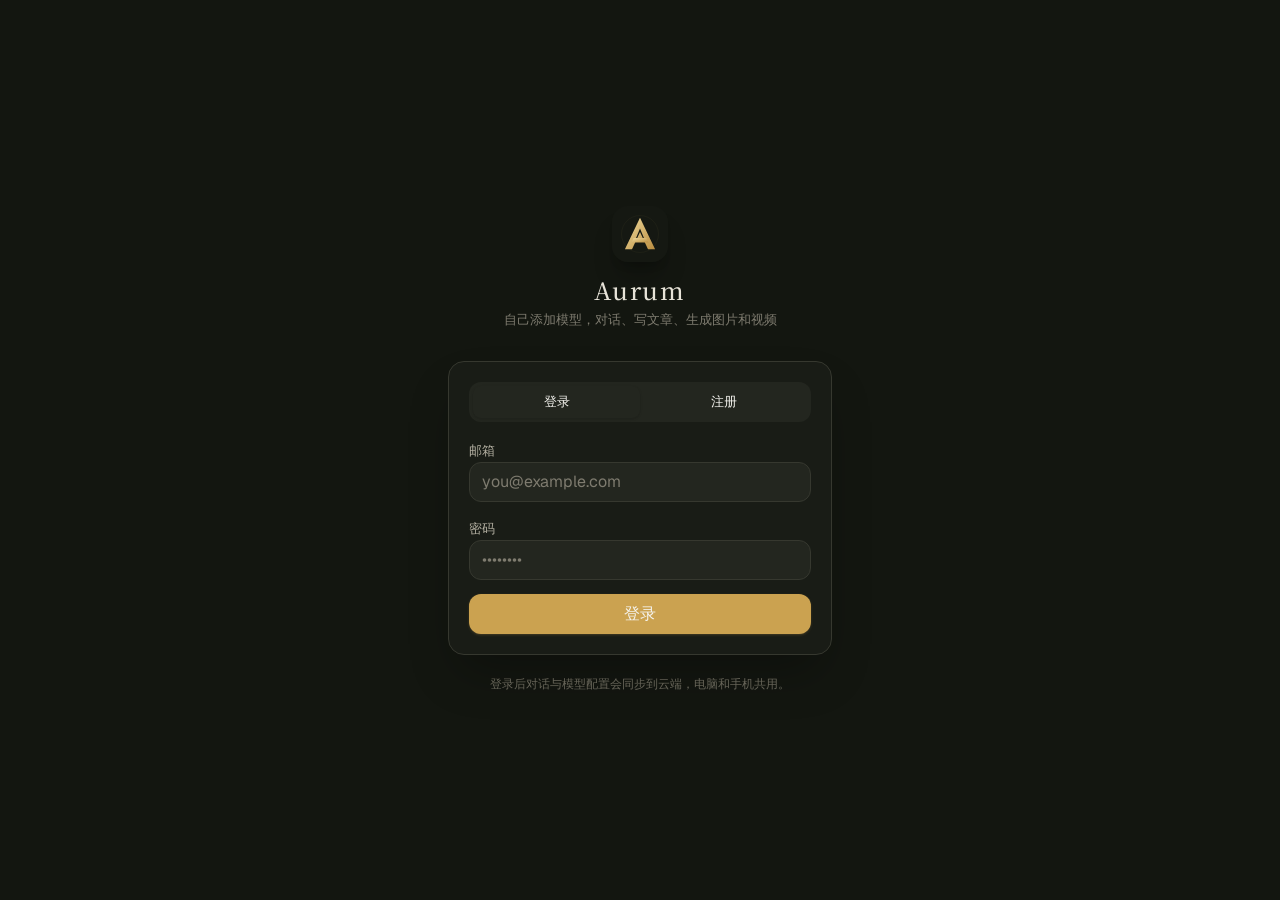
<file: index.html>
<!doctype html>
<html lang="zh-CN" data-theme="aurum">
  <head>
    <meta charset="UTF-8" />
    <link rel="icon" type="image/svg+xml" href="/icon.svg" />
    <meta
      name="viewport"
      content="width=device-width, initial-scale=1.0, viewport-fit=cover, interactive-widget=resizes-content"
    />
    <meta name="theme-color" content="#131610" />
    <meta name="apple-mobile-web-app-capable" content="yes" />
    <meta name="apple-mobile-web-app-status-bar-style" content="black-translucent" />
    <meta name="apple-mobile-web-app-title" content="Aurum" />
    <link rel="apple-touch-icon" href="/icons/apple-touch-icon.png" />
    <link rel="stylesheet" href="/fonts/noto-serif/serif.css" />
    <title>Aurum</title>
    <script>
      try {
        const theme = localStorage.getItem('aurum-color-theme')
        if (theme === 'aurum' || theme === 'porcelain' || theme === 'forest') {
          document.documentElement.dataset.theme = theme
          const colors = { aurum: '#131610', porcelain: '#f4f1e8', forest: '#111a14' }
          document.documentElement.style.setProperty('--boot-background', colors[theme])
        }
      } catch {}
    </script>
    <style>html,body{background:var(--boot-background,#131610);margin:0}</style>
    <script type="module" crossorigin src="/assets/index-DPbpkLbR.js"></script>
    <link rel="stylesheet" crossorigin href="/assets/index-DyUoTgA-.css">
  <link rel="manifest" href="/manifest.webmanifest"></head>
  <body>
    <div id="root"></div>
  </body>
</html>
</file>
<file: fonts/noto-serif/serif.css>
/* 欢迎页标题子集：9 个分片 */
@font-face {
  font-family: 'Noto Serif SC Variable';
  font-style: normal;
  font-display: swap;
  font-weight: 200 900;
  src: url(./noto-serif-sc-81-wght-normal.woff2) format('woff2-variations');
  unicode-range: U+5289,U+528b,U+528d,U+528f,U+5291-5293,U+529a,U+52a2,U+52a6-52a7,U+52ac-52ad,U+52af,U+52b4-52b5,U+52b9,U+52bb-52bc,U+52be,U+52c1,U+52c5,U+52ca,U+52cd,U+52d0,U+52d6-52d7,U+52d9,U+52db,U+52dd-52de,U+52e0,U+52e2-52e3,U+52e5,U+52e7-52f0,U+52f2-52f3,U+52f5-52f9,U+52fb-52fc,U+5302,U+5304,U+530b,U+530d,U+530f-5310,U+5315,U+531a,U+531c-531d,U+5321,U+5323,U+5326,U+532e-5331,U+5338,U+533c-533e,U+5344-5345,U+534b-534d,U+5350,U+5354,U+5358,U+535d-535f,U+5363,U+5368-5369,U+536c,U+536e-536f,U+5372,U+5379-537b,U+537d,U+538d-538e,U+5390,U+5393-5394,U+5396,U+539b-539d,U+53a0-53a1,U+53a3-53a5,U+53a9,U+53ad-53ae,U+53b0,U+53b2-53b3,U+53b5-53b8,U+53bc,U+53be,U+53c1,U+53c3-53c7,U+53ce-53cf,U+53d2-53d3,U+53d5,U+53da,U+53de-53df,U+53e1-53e2;
}

@font-face {
  font-family: 'Noto Serif SC Variable';
  font-style: normal;
  font-display: swap;
  font-weight: 200 900;
  src: url(./noto-serif-sc-109-wght-normal.woff2) format('woff2-variations');
  unicode-range: U+a5,U+2192,U+2605,U+4e11,U+4e22,U+4e32,U+4f0d,U+4f0f,U+4f69,U+4ff1,U+50b2,U+5154,U+51dd,U+51f0,U+5211,U+5269,U+533f,U+5366-5367,U+5389,U+5413,U+5440,U+5446,U+5561,U+574a,U+5751,U+57ab,U+5806,U+5821,U+582a,U+58f3,U+5938,U+5948,U+5978,U+59d1,U+5a03,U+5a07,U+5ac1,U+5acc,U+5ae9,U+5bb4,U+5bc4,U+5c3f,U+5e3d,U+5e7d,U+5f92,U+5faa,U+5fe0,U+5ffd,U+6016,U+60a0,U+60dc,U+60e8,U+614e,U+6212,U+6284,U+62c6,U+62d3-62d4,U+63f4,U+642c,U+6478,U+6491-6492,U+64e6,U+6591,U+65a4,U+664b,U+6735,U+6746,U+67f1,U+67f3,U+6842,U+68af,U+68c9,U+68cb,U+6a31,U+6b3a,U+6bc1,U+6c0f,U+6c27,U+6c57,U+6cc4,U+6ce5,U+6d2a,U+6d66,U+6d69,U+6daf,U+6e58,U+6ecb,U+6ef4,U+707e,U+7092,U+70ab,U+71d5,U+7275,U+7384,U+73b2,U+7434,U+74e6,U+74f7,U+75bc,U+76c8,U+76d0,U+7709,U+77ac,U+7855,U+78a7,U+78c1,U+7a77,U+7b79,U+7c92,U+7cae,U+7cd5,U+7ea4,U+7eb5,U+7ebd,U+7f5a,U+7fd4,U+7ffc,U+8083,U+8096,U+80a0,U+80d6,U+80de,U+8102,U+8109,U+810f,U+8179,U+8292,U+82b3,U+8352,U+8361,U+83cc,U+841d,U+8461,U+8482,U+8521,U+857e,U+85aa,U+866b,U+8776,U+8896,U+889c,U+88f8,U+8a9e,U+8bc8,U+8bf8,U+8c0b,U+8c28,U+8d2b,U+8d2f,U+8d37,U+8d3a,U+8d54,U+8dc3,U+8dcc,U+8df5,U+8e0f,U+8e48,U+8f86,U+8f88,U+8f9e,U+8fc1,U+8fc8,U+8feb,U+9065,U+90a6,U+90aa,U+90bb,U+90c1,U+94dc,U+9521,U+9676,U+96d5,U+970d,U+9897,U+997c,U+9a70,U+9a76,U+9a9a,U+9ad4,U+9e23,U+9e7f,U+9f3b,U+e675,U+e6b9,U+ffe5;
}

@font-face {
  font-family: 'Noto Serif SC Variable';
  font-style: normal;
  font-display: swap;
  font-weight: 200 900;
  src: url(./noto-serif-sc-112-wght-normal.woff2) format('woff2-variations');
  unicode-range: U+23,U+3d,U+4e01,U+4e39,U+4e73,U+4ecd,U+4ed9,U+4eea,U+4f0a,U+4f1f,U+4f5b,U+4fa0,U+4fc3,U+501f,U+50a8,U+515a,U+5175,U+51a0,U+51c0,U+51e1,U+51e4,U+5200,U+520a,U+5224,U+523a,U+52aa,U+52b1,U+52b3,U+5348,U+5353,U+5360,U+5371,U+5377,U+539a,U+541b,U+5434,U+547c,U+54e6,U+5510,U+5531,U+5609,U+56f0,U+56fa,U+5733,U+574f,U+5851,U+5854,U+5899,U+58c1,U+592e,U+5939,U+5976,U+5986,U+59bb,U+5a18,U+5a74,U+5b59,U+5b87,U+5b97,U+5ba0,U+5bab,U+5bbd-5bbe,U+5bf8,U+5c0a,U+5c3a,U+5c4a,U+5e16,U+5e1d,U+5e2d,U+5e8a,U+6015,U+602a,U+6050,U+6069,U+6162,U+61c2,U+6293,U+6297,U+62b1,U+62bd,U+62df,U+62fc,U+6302,U+635f,U+638c,U+63ed,U+6458,U+6469,U+6563,U+6620,U+6653,U+6696-6697,U+66dd,U+675f,U+676f-6770,U+67d0,U+67d3,U+684c,U+6865,U+6885,U+68b0,U+68ee,U+690d,U+6b23,U+6b32,U+6bd5,U+6c89,U+6d01,U+6d25,U+6d89,U+6da6,U+6db2,U+6df7,U+6ed1,U+6f02,U+70c8,U+70df,U+70e7,U+7126,U+7236,U+7259,U+731c,U+745e,U+74e3,U+751a,U+751c,U+7532,U+7545,U+75db,U+7761,U+7a0d,U+7b51,U+7ca4,U+7cd6,U+7d2b,U+7ea0,U+7eb9,U+7ed8,U+7f18,U+7f29,U+8033,U+804a,U+80a4-80a5,U+80e1,U+817f,U+829d,U+82e6,U+8336,U+840c,U+8499,U+864e,U+8651,U+865a,U+88ad,U+89e6,U+8bd7,U+8bfa,U+8c37,U+8d25,U+8d38,U+8ddd,U+8fea,U+9010,U+9012,U+906d,U+907f-9080,U+90d1,U+9177,U+91ca,U+94fa,U+9501,U+9634-9635,U+9694,U+9707,U+9738,U+9769,U+9a7b,U+9a97,U+9aa8,U+9b3c,U+9c81,U+9ed8;
}

@font-face {
  font-family: 'Noto Serif SC Variable';
  font-style: normal;
  font-display: swap;
  font-weight: 200 900;
  src: url(./noto-serif-sc-114-wght-normal.woff2) format('woff2-variations');
  unicode-range: U+7e,U+2026,U+4e03,U+4e25,U+4e30,U+4e34,U+4e45,U+4e5d,U+4e89,U+4eae,U+4ed8,U+4f11,U+4f19,U+4f24,U+4f34,U+4f59,U+4f73,U+4f9d,U+4fb5,U+5047,U+505c,U+5170,U+519c,U+51cf,U+5267,U+5356,U+5374,U+5382,U+538b,U+53e6,U+5426,U+542b,U+542f,U+5462,U+5473,U+554a,U+5566,U+5708,U+571f,U+5757,U+57df,U+57f9,U+5802,U+590f,U+591c,U+591f,U+592b,U+5965,U+5979,U+5a01,U+5a5a,U+5b63,U+5b69,U+5b81,U+5ba1,U+5ba3,U+5c3c,U+5c42,U+5c81,U+5de7,U+5dee,U+5e0c,U+5e10,U+5e55,U+5e86,U+5e8f,U+5ea7,U+5f02,U+5f52,U+5f81,U+5ff5,U+60ca,U+60e0,U+6279,U+62c5,U+62ff,U+63cf,U+6444,U+64cd,U+653b,U+65bd,U+65e9,U+665a,U+66b4,U+66fe,U+6728,U+6742,U+677e,U+67b6,U+680f,U+68a6,U+68c0,U+699c,U+6b4c,U+6b66,U+6b7b,U+6bcd,U+6bdb,U+6c38,U+6c47,U+6c49,U+6cb3,U+6cb9,U+6ce2,U+6d32,U+6d3e,U+6d4f,U+6e56,U+6fc0,U+7075,U+7206,U+725b,U+72c2,U+73ed,U+7565,U+7591,U+7597,U+75c5,U+76ae,U+76d1,U+76df,U+7834,U+7968,U+7981,U+79c0,U+7a7f,U+7a81,U+7ae5,U+7b14,U+7c89,U+7d27,U+7eaf,U+7eb3,U+7eb8,U+7ec7,U+7ee7,U+7eff,U+7f57,U+7ffb,U+805a,U+80a1,U+822c,U+82cf,U+82e5,U+8363,U+836f,U+84dd,U+878d,U+8840,U+8857,U+8863,U+8865,U+8b66,U+8bb2,U+8bda,U+8c01,U+8c08,U+8c46,U+8d1f,U+8d35,U+8d5b,U+8d5e,U+8da3,U+8ddf,U+8f93,U+8fdd,U+8ff0,U+8ff7,U+8ffd,U+9000,U+9047,U+9152,U+949f,U+94c1,U+94f6,U+9646,U+9648,U+9669,U+969c,U+96ea,U+97e9,U+987b,U+987e,U+989d,U+9970,U+9986,U+9c7c,U+9c9c;
}

@font-face {
  font-family: 'Noto Serif SC Variable';
  font-style: normal;
  font-display: swap;
  font-weight: 200 900;
  src: url(./noto-serif-sc-115-wght-normal.woff2) format('woff2-variations');
  unicode-range: U+25,U+4e14,U+4e1d,U+4e3d,U+4e49,U+4e60,U+4e9a,U+4eb2,U+4ec5,U+4efd,U+4f3c,U+4f4f,U+4f8b,U+4fbf,U+5019,U+5145,U+514b,U+516b,U+516d,U+5174,U+5178,U+517b,U+5199,U+519b,U+51b3,U+51b5,U+5207,U+5212,U+5219,U+521d,U+52bf,U+533b,U+5343,U+5347,U+534a,U+536b,U+5370,U+53e4,U+53f2,U+5403,U+542c,U+547d,U+54a8,U+54cd,U+54ea,U+552e,U+56f4,U+5747,U+575b,U+5883,U+589e,U+5931,U+5947,U+5956-5957,U+5a92,U+5b83,U+5ba4,U+5bb3,U+5bcc,U+5c14,U+5c1a,U+5c3d,U+5c40,U+5c45,U+5c5e,U+5df4,U+5e72,U+5e95,U+5f80,U+5f85,U+5fb7,U+5fd7,U+601d,U+626b,U+627f,U+62c9,U+62cd,U+6309,U+63a7,U+6545,U+65ad,U+65af,U+65c5,U+666e,U+667a,U+670b,U+671b,U+674e,U+677f,U+6781,U+6790,U+6797,U+6821,U+6838-6839,U+697c,U+6b27,U+6b62,U+6bb5,U+6c7d,U+6c99,U+6d4b,U+6d4e,U+6d6a,U+6e29,U+6e2f,U+6ee1,U+6f14,U+6f2b,U+72b6,U+72ec,U+7387,U+7533,U+753b,U+76ca,U+76d8,U+7701,U+773c,U+77ed,U+77f3,U+7814,U+793c,U+79bb,U+79c1,U+79d8,U+79ef,U+79fb,U+7a76,U+7b11,U+7b54,U+7b56,U+7b97,U+7bc7,U+7c73,U+7d20,U+7eaa,U+7ec8,U+7edd,U+7eed,U+7efc,U+7fa4,U+804c,U+8058,U+80cc,U+8111,U+817e,U+826f,U+8303,U+843d,U+89c9,U+89d2,U+8ba2,U+8bbf,U+8bc9,U+8bcd,U+8be6,U+8c22,U+8c61,U+8d22,U+8d26-8d27,U+8d8a,U+8f6f,U+8f7b,U+8f83,U+8f91,U+8fb9,U+8fd4,U+8fdc,U+9002,U+94b1,U+9519,U+95ed,U+961f,U+9632-9633,U+963f,U+968f-9690,U+96be,U+9876,U+9884,U+98de,U+9988,U+9999,U+9ec4,U+ff1b;
}

@font-face {
  font-family: 'Noto Serif SC Variable';
  font-style: normal;
  font-display: swap;
  font-weight: 200 900;
  src: url(./noto-serif-sc-116-wght-normal.woff2) format('woff2-variations');
  unicode-range: U+2b,U+40,U+3000,U+300a-300b,U+4e16,U+4e66,U+4e70,U+4e91-4e92,U+4e94,U+4e9b,U+4ec0,U+4eca,U+4f01,U+4f17-4f18,U+4f46,U+4f4e,U+4f9b,U+4fee,U+503c,U+5065,U+50cf,U+513f,U+5148,U+518d,U+51c6,U+51e0,U+5217,U+529e-529f,U+5341,U+534f,U+5361,U+5386,U+53c2,U+53c8,U+53cc,U+53d7-53d8,U+53ea,U+5404,U+5411,U+5417,U+5427,U+5468,U+559c,U+5668,U+56e0,U+56e2,U+56ed,U+5740,U+57fa,U+58eb,U+5904,U+592a,U+59cb,U+5a31,U+5b58,U+5b9d,U+5bc6,U+5c71,U+5dde,U+5df1,U+5e08,U+5e26,U+5e2e,U+5e93,U+5e97,U+5eb7,U+5f15,U+5f20,U+5f3a,U+5f62,U+5f69,U+5f88,U+5f8b,U+5fc5,U+600e,U+620f,U+6218,U+623f,U+627e,U+628a,U+62a4,U+62db,U+62e9,U+6307,U+6362,U+636e,U+64ad,U+6539,U+653f,U+6548,U+6574,U+6613,U+6625,U+663e,U+666f,U+672a,U+6750,U+6784,U+6a21,U+6b3e,U+6b65,U+6bcf,U+6c11,U+6c5f,U+6df1,U+706b,U+7167,U+724c,U+738b,U+73a9,U+73af,U+7403,U+7537,U+754c,U+7559,U+767d,U+7740,U+786e,U+795e,U+798f,U+79f0,U+7aef,U+7b7e,U+7bb1,U+7ea2,U+7ea6,U+7ec4,U+7ec6,U+7ecd,U+7edc,U+7ef4,U+8003,U+80b2,U+81f3-81f4,U+822a,U+827a,U+82f1,U+83b7,U+8425,U+89c2,U+89c8,U+8ba9,U+8bb8,U+8bc6,U+8bd5,U+8be2,U+8be5,U+8bed,U+8c03,U+8d23,U+8d2d,U+8d34,U+8d70,U+8db3,U+8fbe,U+8fce,U+8fd1,U+8fde,U+9001,U+901f-9020,U+90a3,U+914d,U+91c7,U+94fe,U+9500,U+952e,U+9605,U+9645,U+9662,U+9664,U+9700,U+9752,U+975e,U+97f3,U+9879,U+9886,U+98df,U+9a6c,U+9a8c,U+9ed1,U+9f99;
}

@font-face {
  font-family: 'Noto Serif SC Variable';
  font-style: normal;
  font-display: swap;
  font-weight: 200 900;
  src: url(./noto-serif-sc-117-wght-normal.woff2) format('woff2-variations');
  unicode-range: U+4e,U+201c-201d,U+3010-3011,U+4e07,U+4e1c,U+4e24,U+4e3e,U+4e48,U+4e50,U+4e5f,U+4e8b-4e8c,U+4ea4,U+4eab-4eac,U+4ecb,U+4ece,U+4ed6,U+4ee3,U+4ef6-4ef7,U+4efb,U+4f20,U+4f55,U+4f7f,U+4fdd,U+505a,U+5143,U+5149,U+514d,U+5171,U+5177,U+518c,U+51fb,U+521b,U+5229,U+522b,U+52a9,U+5305,U+5317,U+534e,U+5355,U+5357,U+535a,U+5373,U+539f,U+53bb,U+53ca,U+53cd,U+53d6,U+53e3,U+53f0,U+5458,U+5546,U+56db,U+573a,U+578b,U+57ce,U+58f0,U+590d,U+5934,U+5973,U+5b57,U+5b8c,U+5b98,U+5bb9,U+5bfc,U+5c06,U+5c11,U+5c31,U+5c55,U+5df2,U+5e03,U+5e38,U+5e76,U+5e94,U+5efa,U+5f71,U+5f97,U+5feb,U+6001,U+603b,U+60f3,U+611f,U+6216,U+624d,U+6253,U+6295,U+6301,U+6392,U+641c,U+652f,U+653e,U+6559,U+6599,U+661f,U+671f,U+672f,U+6761,U+67e5,U+6807,U+6837,U+683c,U+6848,U+6b22,U+6b64,U+6bd4,U+6c14,U+6c34,U+6c42,U+6ca1,U+6d41,U+6d77,U+6d88,U+6e05,U+6e38,U+6e90,U+7136,U+7231,U+7531,U+767e,U+76ee,U+76f4,U+771f,U+7801,U+793a,U+79cd,U+7a0b,U+7a7a,U+7acb,U+7ae0,U+7b2c,U+7b80,U+7ba1,U+7cbe,U+7d22,U+7ea7,U+7ed3,U+7ed9,U+7edf,U+7f16,U+7f6e,U+8001,U+800c,U+8272,U+8282,U+82b1,U+8350,U+88ab,U+88c5,U+897f,U+89c1,U+89c4,U+89e3,U+8a00,U+8ba1,U+8ba4,U+8bae-8bb0,U+8bbe,U+8bc1,U+8bc4,U+8bfb,U+8d28,U+8d39,U+8d77,U+8d85,U+8def,U+8eab,U+8f66,U+8f6c,U+8f7d,U+8fd0,U+9009,U+90ae,U+90fd,U+91cc-91cd,U+91cf,U+95fb,U+9650,U+96c6,U+9891,U+98ce,U+ff1f;
}

@font-face {
  font-family: 'Noto Serif SC Variable';
  font-style: normal;
  font-display: swap;
  font-weight: 200 900;
  src: url(./noto-serif-sc-118-wght-normal.woff2) format('woff2-variations');
  unicode-range: U+d,U+3e,U+5f,U+7c,U+a0,U+a9,U+4e09-4e0b,U+4e0d-4e0e,U+4e13,U+4e1a,U+4e2a,U+4e3a-4e3b,U+4e4b,U+4e86,U+4e8e,U+4ea7,U+4eba,U+4ee4-4ee5,U+4eec,U+4f1a,U+4f4d,U+4f53,U+4f5c,U+4f60,U+4fe1,U+5165,U+5168,U+516c,U+5173,U+5176,U+5185,U+51fa,U+5206,U+5230,U+5236,U+524d,U+529b,U+52a0-52a1,U+52a8,U+5316,U+533a,U+53cb,U+53d1,U+53ef,U+53f7-53f8,U+5408,U+540c-540e,U+544a,U+548c,U+54c1,U+56de,U+56fd-56fe,U+5728,U+5730,U+5907,U+5916,U+591a,U+5927,U+5929,U+597d,U+5982,U+5b50,U+5b66,U+5b89,U+5b9a,U+5b9e,U+5ba2,U+5bb6,U+5bf9,U+5c0f,U+5de5,U+5e02,U+5e73-5e74,U+5e7f,U+5ea6,U+5f00,U+5f0f,U+5f53,U+5f55,U+5fae,U+5fc3,U+6027,U+606f,U+60a8,U+60c5,U+610f,U+6210-6211,U+6237,U+6240,U+624b,U+6280,U+62a5,U+63a5,U+63a8,U+63d0,U+6536,U+6570,U+6587,U+65b9,U+65e0,U+65f6,U+660e,U+662d,U+662f,U+66f4,U+6700,U+670d,U+672c,U+673a,U+6743,U+6765,U+679c,U+682a,U+6b21,U+6b63,U+6cbb,U+6cd5,U+6ce8,U+6d3b,U+70ed,U+7247-7248,U+7269,U+7279,U+73b0,U+7406,U+751f,U+7528,U+7535,U+767b,U+76f8,U+770b,U+77e5,U+793e,U+79d1,U+7ad9,U+7b49,U+7c7b,U+7cfb,U+7ebf,U+7ecf,U+7f8e,U+8005,U+8054,U+80fd,U+81ea,U+85cf,U+884c,U+8868,U+8981,U+89c6,U+8bba,U+8bdd,U+8bf4,U+8bf7,U+8d44,U+8fc7,U+8fd8-8fd9,U+8fdb,U+901a,U+9053,U+90e8,U+91d1,U+957f,U+95e8,U+95ee,U+95f4,U+9762,U+9875,U+9898,U+9996,U+9ad8,U+ff01,U+ff08-ff09;
}

@font-face {
  font-family: 'Noto Serif SC Variable';
  font-style: normal;
  font-display: swap;
  font-weight: 200 900;
  src: url(./noto-serif-sc-119-wght-normal.woff2) format('woff2-variations');
  unicode-range: U+20-22,U+27-2a,U+2c-3b,U+3f,U+41-4d,U+4f-5d,U+61-7b,U+7d,U+ab,U+ae,U+b2,U+b7,U+bb,U+df-e5,U+e7-ea,U+ec-ed,U+f1-f4,U+f6,U+f9-fa,U+fc,U+101,U+103,U+113,U+12b,U+148,U+14d,U+16b,U+1ce,U+1d0,U+300-301,U+1ebf,U+1ec7,U+2013-2014,U+2022,U+2027,U+2039-203a,U+2122,U+3001-3002,U+3042,U+3044,U+3046,U+3048,U+304a-3055,U+3057,U+3059-305b,U+305d,U+305f-3061,U+3063-306b,U+306d-3073,U+3075-3076,U+3078-3079,U+307b,U+307e-307f,U+3081-308d,U+308f,U+3092-3093,U+30a1-30a4,U+30a6-30bb,U+30bd,U+30bf-30c1,U+30c3-30c4,U+30c6-30cb,U+30cd-30d7,U+30d9-30e1,U+30e3-30e7,U+30e9-30ed,U+30ef,U+30f3,U+30fb-30fc,U+3127,U+4e00,U+4e2d,U+65b0,U+65e5,U+6708-6709,U+70b9,U+7684,U+7f51,U+ff0c,U+ff0e,U+ff1a;
}
</file>
<file: assets/index-DyUoTgA-.css>
@font-face{font-family:Geist Variable;font-style:normal;font-display:swap;font-weight:100 900;src:url(/assets/geist-cyrillic-ext-wght-normal-DjL33-gN.woff2)format("woff2-variations");unicode-range:U+460-52F,U+1C80-1C8A,U+20B4,U+2DE0-2DFF,U+A640-A69F,U+FE2E-FE2F}@font-face{font-family:Geist Variable;font-style:normal;font-display:swap;font-weight:100 900;src:url(/assets/geist-cyrillic-wght-normal-BEAKL7Jp.woff2)format("woff2-variations");unicode-range:U+301,U+400-45F,U+490-491,U+4B0-4B1,U+2116}@font-face{font-family:Geist Variable;font-style:normal;font-display:swap;font-weight:100 900;src:url(/assets/geist-vietnamese-wght-normal-6IgcOCM7.woff2)format("woff2-variations");unicode-range:U+102-103,U+110-111,U+128-129,U+168-169,U+1A0-1A1,U+1AF-1B0,U+300-301,U+303-304,U+308-309,U+323,U+329,U+1EA0-1EF9,U+20AB}@font-face{font-family:Geist Variable;font-style:normal;font-display:swap;font-weight:100 900;src:url(/assets/geist-latin-ext-wght-normal-DC-KSUi6.woff2)format("woff2-variations");unicode-range:U+100-2BA,U+2BD-2C5,U+2C7-2CC,U+2CE-2D7,U+2DD-2FF,U+304,U+308,U+329,U+1D00-1DBF,U+1E00-1E9F,U+1EF2-1EFF,U+2020,U+20A0-20AB,U+20AD-20C0,U+2113,U+2C60-2C7F,U+A720-A7FF}@font-face{font-family:Geist Variable;font-style:normal;font-display:swap;font-weight:100 900;src:url(/assets/geist-latin-wght-normal-BgDaEnEv.woff2)format("woff2-variations");unicode-range:U+??,U+131,U+152-153,U+2BB-2BC,U+2C6,U+2DA,U+2DC,U+304,U+308,U+329,U+2000-206F,U+20AC,U+2122,U+2191,U+2193,U+2212,U+2215,U+FEFF,U+FFFD}@layer properties{@supports (((-webkit-hyphens:none)) and (not (margin-trim:block))) or ((-moz-orient:inline) and (not (color:rgb(from red r g b)))){*,:before,:after,::backdrop{--tw-translate-x:0;--tw-translate-y:0;--tw-translate-z:0;--tw-rotate-x:initial;--tw-rotate-y:initial;--tw-rotate-z:initial;--tw-skew-x:initial;--tw-skew-y:initial;--tw-space-y-reverse:0;--tw-border-style:solid;--tw-leading:initial;--tw-font-weight:initial;--tw-tracking:initial;--tw-ordinal:initial;--tw-slashed-zero:initial;--tw-numeric-figure:initial;--tw-numeric-spacing:initial;--tw-numeric-fraction:initial;--tw-shadow:0 0 #0000;--tw-shadow-color:initial;--tw-shadow-alpha:100%;--tw-inset-shadow:0 0 #0000;--tw-inset-shadow-color:initial;--tw-inset-shadow-alpha:100%;--tw-ring-color:initial;--tw-ring-shadow:0 0 #0000;--tw-inset-ring-color:initial;--tw-inset-ring-shadow:0 0 #0000;--tw-ring-inset:initial;--tw-ring-offset-width:0px;--tw-ring-offset-color:#fff;--tw-ring-offset-shadow:0 0 #0000;--tw-blur:initial;--tw-brightness:initial;--tw-contrast:initial;--tw-grayscale:initial;--tw-hue-rotate:initial;--tw-invert:initial;--tw-opacity:initial;--tw-saturate:initial;--tw-sepia:initial;--tw-drop-shadow:initial;--tw-drop-shadow-color:initial;--tw-drop-shadow-alpha:100%;--tw-drop-shadow-size:initial;--tw-backdrop-blur:initial;--tw-backdrop-brightness:initial;--tw-backdrop-contrast:initial;--tw-backdrop-grayscale:initial;--tw-backdrop-hue-rotate:initial;--tw-backdrop-invert:initial;--tw-backdrop-opacity:initial;--tw-backdrop-saturate:initial;--tw-backdrop-sepia:initial;--tw-duration:initial;--tw-scale-x:1;--tw-scale-y:1;--tw-scale-z:1}}}@layer theme{:root,:host{--font-sans:"Geist Variable", "PingFang SC", "HarmonyOS Sans SC", "MiSans", "Noto Sans SC", "Microsoft YaHei UI", "Microsoft YaHei", system-ui, sans-serif;--font-serif:"Noto Serif SC Variable", "Songti SC", "Noto Serif SC", "SimSun", serif;--font-mono:ui-monospace, SFMono-Regular, Menlo, Monaco, Consolas, "Liberation Mono", "Courier New", monospace;--color-red-100:oklch(93.6% .032 17.717);--color-red-200:oklch(88.5% .062 18.334);--color-red-300:oklch(80.8% .114 19.571);--color-red-400:oklch(70.4% .191 22.216);--color-red-500:oklch(63.7% .237 25.331);--color-red-950:oklch(25.8% .092 26.042);--color-amber-200:oklch(92.4% .12 95.746);--color-amber-300:oklch(87.9% .169 91.605);--color-amber-400:oklch(82.8% .189 84.429);--color-amber-500:oklch(76.9% .188 70.08);--color-emerald-100:oklch(95% .052 163.051);--color-emerald-300:oklch(84.5% .143 164.978);--color-emerald-400:oklch(76.5% .177 163.223);--color-emerald-500:oklch(69.6% .17 162.48);--color-emerald-950:oklch(26.2% .051 172.552);--color-cyan-200:#ead69e;--color-cyan-300:#ecd18a;--color-cyan-400:#ecd08e;--color-cyan-500:#cba250;--color-indigo-200:#ead69e;--color-indigo-300:#ecd18a;--color-indigo-400:#dfbd6c;--color-indigo-500:#cba250;--color-slate-50:#f5f4ef;--color-slate-100:#e7e3d8;--color-slate-200:#cfcabe;--color-slate-300:#b4b0a2;--color-slate-400:#989587;--color-slate-500:#7e7b6f;--color-slate-600:#666458;--color-slate-700:#4e4d43;--color-black:#000;--color-white:#fff;--spacing:.25rem;--container-sm:24rem;--container-md:28rem;--container-lg:32rem;--container-xl:36rem;--container-2xl:42rem;--container-3xl:48rem;--container-4xl:56rem;--text-xs:.75rem;--text-xs--line-height:calc(1 / .75);--text-sm:.875rem;--text-sm--line-height:calc(1.25 / .875);--text-lg:1.125rem;--text-lg--line-height:calc(1.75 / 1.125);--text-xl:1.25rem;--text-xl--line-height:calc(1.75 / 1.25);--text-2xl:1.5rem;--text-2xl--line-height:calc(2 / 1.5);--font-weight-normal:400;--font-weight-medium:500;--font-weight-semibold:600;--tracking-tight:-.025em;--tracking-wider:.05em;--leading-tight:1.25;--leading-relaxed:1.625;--radius-md:.375rem;--radius-lg:.5rem;--radius-xl:.75rem;--radius-2xl:1rem;--animate-spin:spin 1s linear infinite;--animate-pulse:pulse 2s cubic-bezier(.4, 0, .6, 1) infinite;--animate-bounce:bounce 1s infinite;--blur-sm:8px;--blur-xl:24px;--blur-3xl:64px;--aspect-video:16 / 9;--default-transition-duration:.15s;--default-transition-timing-function:cubic-bezier(.4, 0, .2, 1);--default-font-family:var(--font-sans);--default-mono-font-family:var(--font-mono);--color-app:#131610;--color-panel:#191c16;--color-panel-2:#23261f;--color-line:#36382f;--color-accent:#d5b56d;--color-accent-foreground:#1d1b14}}@layer base{*,:after,:before,::backdrop{box-sizing:border-box;border:0 solid;margin:0;padding:0}::file-selector-button{box-sizing:border-box;border:0 solid;margin:0;padding:0}html,:host{-webkit-text-size-adjust:100%;tab-size:4;line-height:1.5;font-family:var(--default-font-family,-apple-system, BlinkMacSystemFont, "Segoe UI", Roboto, "Helvetica Neue", "Noto Sans", Arial, sans-serif, "Apple Color Emoji", "Segoe UI Emoji", "Segoe UI Symbol", "Noto Color Emoji");font-feature-settings:var(--default-font-feature-settings,normal);font-variation-settings:var(--default-font-variation-settings,normal);-webkit-tap-highlight-color:transparent}hr{height:0;color:inherit;border-top-width:1px}abbr:where([title]){-webkit-text-decoration:underline dotted;text-decoration:underline dotted}h1,h2,h3,h4,h5,h6{font-size:inherit;font-weight:inherit}a{color:inherit;-webkit-text-decoration:inherit;-webkit-text-decoration:inherit;-webkit-text-decoration:inherit;-webkit-text-decoration:inherit;text-decoration:inherit}b,strong{font-weight:bolder}code,kbd,samp,pre{font-family:var(--default-mono-font-family,ui-monospace, SFMono-Regular, Menlo, Monaco, Consolas, "Liberation Mono", "Courier New", monospace);font-feature-settings:var(--default-mono-font-feature-settings,normal);font-variation-settings:var(--default-mono-font-variation-settings,normal);font-size:1em}small{font-size:80%}sub,sup{vertical-align:baseline;font-size:75%;line-height:0;position:relative}sub{bottom:-.25em}sup{top:-.5em}table{text-indent:0;border-color:inherit;border-collapse:collapse}:-moz-focusring:where(:not(iframe)){outline:auto}progress{vertical-align:baseline}summary{display:list-item}ol,ul,menu{list-style:none}img,svg,video,canvas,audio,iframe,embed,object{vertical-align:middle;display:block}img,video{max-width:100%;height:auto}button,input,select,optgroup,textarea{font:inherit;font-feature-settings:inherit;font-variation-settings:inherit;letter-spacing:inherit;color:inherit;opacity:1;background-color:#0000;border-radius:0}::file-selector-button{font:inherit;font-feature-settings:inherit;font-variation-settings:inherit;letter-spacing:inherit;color:inherit;opacity:1;background-color:#0000;border-radius:0}:where(select:is([multiple],[size])) optgroup{font-weight:bolder}:where(select:is([multiple],[size])) optgroup option{padding-inline-start:20px}::file-selector-button{margin-inline-end:4px}::placeholder{opacity:1}@supports (not ((-webkit-appearance:-apple-pay-button))) or (contain-intrinsic-size:1px){::placeholder{color:currentColor}@supports (color:color-mix(in lab, red, red)){::placeholder{color:color-mix(in oklab, currentcolor 50%, transparent)}}}textarea{resize:vertical}::-webkit-search-decoration{-webkit-appearance:none}::-webkit-date-and-time-value{min-height:1lh;text-align:inherit}::-webkit-datetime-edit{display:inline-flex}::-webkit-datetime-edit-fields-wrapper{padding:0}::-webkit-datetime-edit{padding-block:0}::-webkit-datetime-edit-year-field{padding-block:0}::-webkit-datetime-edit-month-field{padding-block:0}::-webkit-datetime-edit-day-field{padding-block:0}::-webkit-datetime-edit-hour-field{padding-block:0}::-webkit-datetime-edit-minute-field{padding-block:0}::-webkit-datetime-edit-second-field{padding-block:0}::-webkit-datetime-edit-millisecond-field{padding-block:0}::-webkit-datetime-edit-meridiem-field{padding-block:0}::-webkit-calendar-picker-indicator{line-height:1}:-moz-ui-invalid{box-shadow:none}button,input:where([type=button],[type=reset],[type=submit]){appearance:button}::file-selector-button{appearance:button}::-webkit-inner-spin-button{height:auto}::-webkit-outer-spin-button{height:auto}[hidden]:where(:not([hidden=until-found])){display:none!important}}@layer components;@layer utilities{.pointer-events-auto{pointer-events:auto}.pointer-events-none{pointer-events:none}.absolute{position:absolute}.fixed{position:fixed}.relative{position:relative}.sticky{position:sticky}.inset-0{inset:0}.inset-x-0{inset-inline:0}.inset-y-0{inset-block:0}.top-0{top:0}.top-0\.5{top:calc(var(--spacing) * .5)}.top-1{top:var(--spacing)}.top-10{top:calc(var(--spacing) * 10)}.top-24{top:calc(var(--spacing) * 24)}.-right-20{right:calc(var(--spacing) * -20)}.right-0{right:0}.right-0\.5{right:calc(var(--spacing) * .5)}.right-1{right:var(--spacing)}.right-3{right:calc(var(--spacing) * 3)}.bottom-0{bottom:0}.bottom-3{bottom:calc(var(--spacing) * 3)}.bottom-6{bottom:calc(var(--spacing) * 6)}.bottom-20{bottom:calc(var(--spacing) * 20)}.bottom-full{bottom:100%}.-left-24{left:calc(var(--spacing) * -24)}.left-0{left:0}.left-1\/2{left:50%}.z-10{z-index:10}.z-20{z-index:20}.z-30{z-index:30}.z-40{z-index:40}.z-50{z-index:50}.z-\[55\]{z-index:55}.z-\[60\]{z-index:60}.z-\[70\]{z-index:70}.mx-auto{margin-inline:auto}.my-1\.5{margin-block:calc(var(--spacing) * 1.5)}.mt-0\.5{margin-top:calc(var(--spacing) * .5)}.mt-1{margin-top:var(--spacing)}.mt-1\.5{margin-top:calc(var(--spacing) * 1.5)}.mt-2{margin-top:calc(var(--spacing) * 2)}.mt-2\.5{margin-top:calc(var(--spacing) * 2.5)}.mt-3{margin-top:calc(var(--spacing) * 3)}.mt-4{margin-top:calc(var(--spacing) * 4)}.mt-5{margin-top:calc(var(--spacing) * 5)}.mt-6{margin-top:calc(var(--spacing) * 6)}.mt-12{margin-top:calc(var(--spacing) * 12)}.mt-\[3px\]{margin-top:3px}.mb-1{margin-bottom:var(--spacing)}.mb-2{margin-bottom:calc(var(--spacing) * 2)}.mb-2\.5{margin-bottom:calc(var(--spacing) * 2.5)}.mb-3{margin-bottom:calc(var(--spacing) * 3)}.mb-4{margin-bottom:calc(var(--spacing) * 4)}.mb-5{margin-bottom:calc(var(--spacing) * 5)}.mb-6{margin-bottom:calc(var(--spacing) * 6)}.mb-8{margin-bottom:calc(var(--spacing) * 8)}.-ml-1{margin-left:calc(var(--spacing) * -1)}.-ml-2{margin-left:calc(var(--spacing) * -2)}.ml-0\.5{margin-left:calc(var(--spacing) * .5)}.ml-auto{margin-left:auto}.line-clamp-2{-webkit-line-clamp:2;-webkit-box-orient:vertical;display:-webkit-box;overflow:hidden}.line-clamp-3{-webkit-line-clamp:3;-webkit-box-orient:vertical;display:-webkit-box;overflow:hidden}.block{display:block}.flex{display:flex}.grid{display:grid}.hidden{display:none}.inline-block{display:inline-block}.inline-flex{display:inline-flex}.table{display:table}.aspect-square{aspect-ratio:1}.aspect-video{aspect-ratio:var(--aspect-video)}.h-1\.5{height:calc(var(--spacing) * 1.5)}.h-3{height:calc(var(--spacing) * 3)}.h-3\.5{height:calc(var(--spacing) * 3.5)}.h-4{height:calc(var(--spacing) * 4)}.h-5{height:calc(var(--spacing) * 5)}.h-6{height:calc(var(--spacing) * 6)}.h-7{height:calc(var(--spacing) * 7)}.h-8{height:calc(var(--spacing) * 8)}.h-9{height:calc(var(--spacing) * 9)}.h-10{height:calc(var(--spacing) * 10)}.h-11{height:calc(var(--spacing) * 11)}.h-12{height:calc(var(--spacing) * 12)}.h-14{height:calc(var(--spacing) * 14)}.h-16{height:calc(var(--spacing) * 16)}.h-64{height:calc(var(--spacing) * 64)}.h-72{height:calc(var(--spacing) * 72)}.h-\[19px\]{height:19px}.h-\[460px\]{height:460px}.h-dvh{height:100dvh}.h-full{height:100%}.max-h-64{max-height:calc(var(--spacing) * 64)}.max-h-\[92dvh\]{max-height:92dvh}.max-h-\[200px\]{max-height:200px}.max-h-\[360px\]{max-height:360px}.max-h-\[min\(60vh\,420px\)\]{max-height:min(60vh,420px)}.min-h-0{min-height:0}.min-h-14{min-height:calc(var(--spacing) * 14)}.min-h-dvh{min-height:100dvh}.min-h-full{min-height:100%}.w-1\.5{width:calc(var(--spacing) * 1.5)}.w-1\/3{width:33.3333%}.w-3{width:calc(var(--spacing) * 3)}.w-3\.5{width:calc(var(--spacing) * 3.5)}.w-4{width:calc(var(--spacing) * 4)}.w-5{width:calc(var(--spacing) * 5)}.w-6{width:calc(var(--spacing) * 6)}.w-7{width:calc(var(--spacing) * 7)}.w-8{width:calc(var(--spacing) * 8)}.w-9{width:calc(var(--spacing) * 9)}.w-10{width:calc(var(--spacing) * 10)}.w-11{width:calc(var(--spacing) * 11)}.w-12{width:calc(var(--spacing) * 12)}.w-14{width:calc(var(--spacing) * 14)}.w-16{width:calc(var(--spacing) * 16)}.w-64{width:calc(var(--spacing) * 64)}.w-72{width:calc(var(--spacing) * 72)}.w-\[2px\]{width:2px}.w-\[19px\]{width:19px}.w-\[72px\]{width:72px}.w-\[82\%\]{width:82%}.w-\[86\%\]{width:86%}.w-\[210px\]{width:210px}.w-\[264px\]{width:264px}.w-\[280px\]{width:280px}.w-\[320px\]{width:320px}.w-\[min\(92vw\,520px\)\]{width:min(92vw,520px)}.w-full{width:100%}.max-w-2xl{max-width:var(--container-2xl)}.max-w-3xl{max-width:var(--container-3xl)}.max-w-4xl{max-width:var(--container-4xl)}.max-w-\[72px\]{max-width:72px}.max-w-\[82vw\]{max-width:82vw}.max-w-\[85\%\]{max-width:85%}.max-w-\[136px\]{max-width:136px}.max-w-\[220px\]{max-width:220px}.max-w-\[240px\]{max-width:240px}.max-w-\[320px\]{max-width:320px}.max-w-\[360px\]{max-width:360px}.max-w-\[calc\(100vw-1\.5rem\)\]{max-width:calc(100vw - 1.5rem)}.max-w-full{max-width:100%}.max-w-md{max-width:var(--container-md)}.max-w-sm{max-width:var(--container-sm)}.max-w-xl{max-width:var(--container-xl)}.min-w-0{min-width:0}.min-w-\[150px\]{min-width:150px}.flex-1{flex:1}.shrink-0{flex-shrink:0}.-translate-x-1\/2{--tw-translate-x:calc(calc(1 / 2 * 100%) * -1);translate:var(--tw-translate-x) var(--tw-translate-y)}.rotate-180{rotate:180deg}.transform{transform:var(--tw-rotate-x, ) var(--tw-rotate-y, ) var(--tw-rotate-z, ) var(--tw-skew-x, ) var(--tw-skew-y, )}.animate-bounce{animation:var(--animate-bounce)}.animate-pulse{animation:var(--animate-pulse)}.animate-spin{animation:var(--animate-spin)}.cursor-pointer{cursor:pointer}.resize{resize:both}.resize-none{resize:none}.resize-y{resize:vertical}.scroll-mt-2{scroll-margin-top:calc(var(--spacing) * 2)}.grid-cols-1{grid-template-columns:repeat(1,minmax(0,1fr))}.grid-cols-2{grid-template-columns:repeat(2,minmax(0,1fr))}.grid-cols-4{grid-template-columns:repeat(4,minmax(0,1fr))}.flex-col{flex-direction:column}.flex-wrap{flex-wrap:wrap}.items-baseline{align-items:baseline}.items-center{align-items:center}.items-end{align-items:flex-end}.items-start{align-items:flex-start}.items-stretch{align-items:stretch}.justify-between{justify-content:space-between}.justify-center{justify-content:center}.justify-end{justify-content:flex-end}.gap-0\.5{gap:calc(var(--spacing) * .5)}.gap-1{gap:var(--spacing)}.gap-1\.5{gap:calc(var(--spacing) * 1.5)}.gap-2{gap:calc(var(--spacing) * 2)}.gap-2\.5{gap:calc(var(--spacing) * 2.5)}.gap-3{gap:calc(var(--spacing) * 3)}:where(.space-y-0\.5>:not(:last-child)){--tw-space-y-reverse:0;margin-block-start:calc(calc(var(--spacing) * .5) * var(--tw-space-y-reverse));margin-block-end:calc(calc(var(--spacing) * .5) * calc(1 - var(--tw-space-y-reverse)))}:where(.space-y-1>:not(:last-child)){--tw-space-y-reverse:0;margin-block-start:calc(var(--spacing) * var(--tw-space-y-reverse));margin-block-end:calc(var(--spacing) * calc(1 - var(--tw-space-y-reverse)))}:where(.space-y-1\.5>:not(:last-child)){--tw-space-y-reverse:0;margin-block-start:calc(calc(var(--spacing) * 1.5) * var(--tw-space-y-reverse));margin-block-end:calc(calc(var(--spacing) * 1.5) * calc(1 - var(--tw-space-y-reverse)))}:where(.space-y-2>:not(:last-child)){--tw-space-y-reverse:0;margin-block-start:calc(calc(var(--spacing) * 2) * var(--tw-space-y-reverse));margin-block-end:calc(calc(var(--spacing) * 2) * calc(1 - var(--tw-space-y-reverse)))}:where(.space-y-2\.5>:not(:last-child)){--tw-space-y-reverse:0;margin-block-start:calc(calc(var(--spacing) * 2.5) * var(--tw-space-y-reverse));margin-block-end:calc(calc(var(--spacing) * 2.5) * calc(1 - var(--tw-space-y-reverse)))}:where(.space-y-3>:not(:last-child)){--tw-space-y-reverse:0;margin-block-start:calc(calc(var(--spacing) * 3) * var(--tw-space-y-reverse));margin-block-end:calc(calc(var(--spacing) * 3) * calc(1 - var(--tw-space-y-reverse)))}:where(.space-y-3\.5>:not(:last-child)){--tw-space-y-reverse:0;margin-block-start:calc(calc(var(--spacing) * 3.5) * var(--tw-space-y-reverse));margin-block-end:calc(calc(var(--spacing) * 3.5) * calc(1 - var(--tw-space-y-reverse)))}:where(.space-y-4>:not(:last-child)){--tw-space-y-reverse:0;margin-block-start:calc(calc(var(--spacing) * 4) * var(--tw-space-y-reverse));margin-block-end:calc(calc(var(--spacing) * 4) * calc(1 - var(--tw-space-y-reverse)))}:where(.space-y-5>:not(:last-child)){--tw-space-y-reverse:0;margin-block-start:calc(calc(var(--spacing) * 5) * var(--tw-space-y-reverse));margin-block-end:calc(calc(var(--spacing) * 5) * calc(1 - var(--tw-space-y-reverse)))}:where(.space-y-8>:not(:last-child)){--tw-space-y-reverse:0;margin-block-start:calc(calc(var(--spacing) * 8) * var(--tw-space-y-reverse));margin-block-end:calc(calc(var(--spacing) * 8) * calc(1 - var(--tw-space-y-reverse)))}.gap-x-3{column-gap:calc(var(--spacing) * 3)}.gap-y-1\.5{row-gap:calc(var(--spacing) * 1.5)}.truncate{text-overflow:ellipsis;white-space:nowrap;overflow:hidden}.overflow-hidden{overflow:hidden}.overflow-y-auto{overflow-y:auto}.overscroll-contain{overscroll-behavior:contain}.rounded{border-radius:.25rem}.rounded-2xl{border-radius:var(--radius-2xl)}.rounded-full{border-radius:2147483647px}.rounded-lg{border-radius:var(--radius-lg)}.rounded-md{border-radius:var(--radius-md)}.rounded-xl{border-radius:var(--radius-xl)}.rounded-t-2xl{border-top-left-radius:var(--radius-2xl);border-top-right-radius:var(--radius-2xl)}.rounded-br-md{border-bottom-right-radius:var(--radius-md)}.border{border-style:var(--tw-border-style);border-width:1px}.border-t{border-top-style:var(--tw-border-style);border-top-width:1px}.border-r{border-right-style:var(--tw-border-style);border-right-width:1px}.border-b{border-bottom-style:var(--tw-border-style);border-bottom-width:1px}.border-accent\/35{border-color:#d5b56d59}@supports (color:color-mix(in lab, red, red)){.border-accent\/35{border-color:color-mix(in oklab, var(--color-accent) 35%, transparent)}}.border-amber-300\/25{border-color:#ffd23640}@supports (color:color-mix(in lab, red, red)){.border-amber-300\/25{border-color:color-mix(in oklab, var(--color-amber-300) 25%, transparent)}}.border-amber-500\/20{border-color:#f99c0033}@supports (color:color-mix(in lab, red, red)){.border-amber-500\/20{border-color:color-mix(in oklab, var(--color-amber-500) 20%, transparent)}}.border-amber-500\/25{border-color:#f99c0040}@supports (color:color-mix(in lab, red, red)){.border-amber-500\/25{border-color:color-mix(in oklab, var(--color-amber-500) 25%, transparent)}}.border-black\/10{border-color:#0000001a}@supports (color:color-mix(in lab, red, red)){.border-black\/10{border-color:color-mix(in oklab, var(--color-black) 10%, transparent)}}.border-emerald-500\/25{border-color:#00bb7f40}@supports (color:color-mix(in lab, red, red)){.border-emerald-500\/25{border-color:color-mix(in oklab, var(--color-emerald-500) 25%, transparent)}}.border-emerald-500\/30{border-color:#00bb7f4d}@supports (color:color-mix(in lab, red, red)){.border-emerald-500\/30{border-color:color-mix(in oklab, var(--color-emerald-500) 30%, transparent)}}.border-indigo-400\/60{border-color:#dfbd6c99}@supports (color:color-mix(in lab, red, red)){.border-indigo-400\/60{border-color:color-mix(in oklab, var(--color-indigo-400) 60%, transparent)}}.border-indigo-500\/25{border-color:#cba25040}@supports (color:color-mix(in lab, red, red)){.border-indigo-500\/25{border-color:color-mix(in oklab, var(--color-indigo-500) 25%, transparent)}}.border-indigo-500\/30{border-color:#cba2504d}@supports (color:color-mix(in lab, red, red)){.border-indigo-500\/30{border-color:color-mix(in oklab, var(--color-indigo-500) 30%, transparent)}}.border-indigo-500\/60{border-color:#cba25099}@supports (color:color-mix(in lab, red, red)){.border-indigo-500\/60{border-color:color-mix(in oklab, var(--color-indigo-500) 60%, transparent)}}.border-line{border-color:var(--color-line)}.border-line\/70{border-color:#36382fb3}@supports (color:color-mix(in lab, red, red)){.border-line\/70{border-color:color-mix(in oklab, var(--color-line) 70%, transparent)}}.border-red-400\/30{border-color:#ff65684d}@supports (color:color-mix(in lab, red, red)){.border-red-400\/30{border-color:color-mix(in oklab, var(--color-red-400) 30%, transparent)}}.border-red-500\/25{border-color:#fb2c3640}@supports (color:color-mix(in lab, red, red)){.border-red-500\/25{border-color:color-mix(in oklab, var(--color-red-500) 25%, transparent)}}.border-red-500\/30{border-color:#fb2c364d}@supports (color:color-mix(in lab, red, red)){.border-red-500\/30{border-color:color-mix(in oklab, var(--color-red-500) 30%, transparent)}}.bg-accent\/10{background-color:#d5b56d1a}@supports (color:color-mix(in lab, red, red)){.bg-accent\/10{background-color:color-mix(in oklab, var(--color-accent) 10%, transparent)}}.bg-amber-500\/5{background-color:#f99c000d}@supports (color:color-mix(in lab, red, red)){.bg-amber-500\/5{background-color:color-mix(in oklab, var(--color-amber-500) 5%, transparent)}}.bg-amber-500\/10{background-color:#f99c001a}@supports (color:color-mix(in lab, red, red)){.bg-amber-500\/10{background-color:color-mix(in oklab, var(--color-amber-500) 10%, transparent)}}.bg-app{background-color:var(--color-app)}.bg-app\/90{background-color:#131610e6}@supports (color:color-mix(in lab, red, red)){.bg-app\/90{background-color:color-mix(in oklab, var(--color-app) 90%, transparent)}}.bg-black{background-color:var(--color-black)}.bg-black\/50{background-color:#00000080}@supports (color:color-mix(in lab, red, red)){.bg-black\/50{background-color:color-mix(in oklab, var(--color-black) 50%, transparent)}}.bg-black\/60{background-color:#0009}@supports (color:color-mix(in lab, red, red)){.bg-black\/60{background-color:color-mix(in oklab, var(--color-black) 60%, transparent)}}.bg-black\/70{background-color:#000000b3}@supports (color:color-mix(in lab, red, red)){.bg-black\/70{background-color:color-mix(in oklab, var(--color-black) 70%, transparent)}}.bg-cyan-400{background-color:var(--color-cyan-400)}.bg-cyan-500\/5{background-color:#cba2500d}@supports (color:color-mix(in lab, red, red)){.bg-cyan-500\/5{background-color:color-mix(in oklab, var(--color-cyan-500) 5%, transparent)}}.bg-cyan-500\/10{background-color:#cba2501a}@supports (color:color-mix(in lab, red, red)){.bg-cyan-500\/10{background-color:color-mix(in oklab, var(--color-cyan-500) 10%, transparent)}}.bg-emerald-400\/80{background-color:#00d294cc}@supports (color:color-mix(in lab, red, red)){.bg-emerald-400\/80{background-color:color-mix(in oklab, var(--color-emerald-400) 80%, transparent)}}.bg-emerald-500\/10{background-color:#00bb7f1a}@supports (color:color-mix(in lab, red, red)){.bg-emerald-500\/10{background-color:color-mix(in oklab, var(--color-emerald-500) 10%, transparent)}}.bg-emerald-950\/80{background-color:#002c22cc}@supports (color:color-mix(in lab, red, red)){.bg-emerald-950\/80{background-color:color-mix(in oklab, var(--color-emerald-950) 80%, transparent)}}.bg-indigo-400{background-color:var(--color-indigo-400)}.bg-indigo-500{background-color:var(--color-indigo-500)}.bg-indigo-500\/5{background-color:#cba2500d}@supports (color:color-mix(in lab, red, red)){.bg-indigo-500\/5{background-color:color-mix(in oklab, var(--color-indigo-500) 5%, transparent)}}.bg-indigo-500\/10{background-color:#cba2501a}@supports (color:color-mix(in lab, red, red)){.bg-indigo-500\/10{background-color:color-mix(in oklab, var(--color-indigo-500) 10%, transparent)}}.bg-indigo-500\/15{background-color:#cba25026}@supports (color:color-mix(in lab, red, red)){.bg-indigo-500\/15{background-color:color-mix(in oklab, var(--color-indigo-500) 15%, transparent)}}.bg-indigo-500\/80{background-color:#cba250cc}@supports (color:color-mix(in lab, red, red)){.bg-indigo-500\/80{background-color:color-mix(in oklab, var(--color-indigo-500) 80%, transparent)}}.bg-panel{background-color:var(--color-panel)}.bg-panel-2{background-color:var(--color-panel-2)}.bg-panel-2\/50{background-color:#23261f80}@supports (color:color-mix(in lab, red, red)){.bg-panel-2\/50{background-color:color-mix(in oklab, var(--color-panel-2) 50%, transparent)}}.bg-panel\/70{background-color:#191c16b3}@supports (color:color-mix(in lab, red, red)){.bg-panel\/70{background-color:color-mix(in oklab, var(--color-panel) 70%, transparent)}}.bg-panel\/95{background-color:#191c16f2}@supports (color:color-mix(in lab, red, red)){.bg-panel\/95{background-color:color-mix(in oklab, var(--color-panel) 95%, transparent)}}.bg-red-500\/5{background-color:#fb2c360d}@supports (color:color-mix(in lab, red, red)){.bg-red-500\/5{background-color:color-mix(in oklab, var(--color-red-500) 5%, transparent)}}.bg-red-500\/10{background-color:#fb2c361a}@supports (color:color-mix(in lab, red, red)){.bg-red-500\/10{background-color:color-mix(in oklab, var(--color-red-500) 10%, transparent)}}.bg-red-500\/90{background-color:#fb2c36e6}@supports (color:color-mix(in lab, red, red)){.bg-red-500\/90{background-color:color-mix(in oklab, var(--color-red-500) 90%, transparent)}}.bg-red-950\/70{background-color:#460809b3}@supports (color:color-mix(in lab, red, red)){.bg-red-950\/70{background-color:color-mix(in oklab, var(--color-red-950) 70%, transparent)}}.bg-red-950\/80{background-color:#460809cc}@supports (color:color-mix(in lab, red, red)){.bg-red-950\/80{background-color:color-mix(in oklab, var(--color-red-950) 80%, transparent)}}.bg-slate-500{background-color:var(--color-slate-500)}.bg-transparent{background-color:#0000}.bg-white\/5{background-color:#ffffff0d}@supports (color:color-mix(in lab, red, red)){.bg-white\/5{background-color:color-mix(in oklab, var(--color-white) 5%, transparent)}}.bg-white\/\[0\.03\]{background-color:#ffffff08}@supports (color:color-mix(in lab, red, red)){.bg-white\/\[0\.03\]{background-color:color-mix(in oklab, var(--color-white) 3%, transparent)}}.fill-current{fill:currentColor}.object-contain{object-fit:contain}.object-cover{object-fit:cover}.p-0{padding:0}.p-0\.5{padding:calc(var(--spacing) * .5)}.p-1{padding:var(--spacing)}.p-1\.5{padding:calc(var(--spacing) * 1.5)}.p-2{padding:calc(var(--spacing) * 2)}.p-3{padding:calc(var(--spacing) * 3)}.p-4{padding:calc(var(--spacing) * 4)}.p-5{padding:calc(var(--spacing) * 5)}.px-0\.5{padding-inline:calc(var(--spacing) * .5)}.px-1{padding-inline:var(--spacing)}.px-1\.5{padding-inline:calc(var(--spacing) * 1.5)}.px-2{padding-inline:calc(var(--spacing) * 2)}.px-2\.5{padding-inline:calc(var(--spacing) * 2.5)}.px-3{padding-inline:calc(var(--spacing) * 3)}.px-3\.5{padding-inline:calc(var(--spacing) * 3.5)}.px-4{padding-inline:calc(var(--spacing) * 4)}.px-5{padding-inline:calc(var(--spacing) * 5)}.px-6{padding-inline:calc(var(--spacing) * 6)}.py-0{padding-block:0}.py-0\.5{padding-block:calc(var(--spacing) * .5)}.py-1{padding-block:var(--spacing)}.py-1\.5{padding-block:calc(var(--spacing) * 1.5)}.py-2{padding-block:calc(var(--spacing) * 2)}.py-2\.5{padding-block:calc(var(--spacing) * 2.5)}.py-3{padding-block:calc(var(--spacing) * 3)}.py-3\.5{padding-block:calc(var(--spacing) * 3.5)}.py-4{padding-block:calc(var(--spacing) * 4)}.py-6{padding-block:calc(var(--spacing) * 6)}.py-10{padding-block:calc(var(--spacing) * 10)}.py-16{padding-block:calc(var(--spacing) * 16)}.py-20{padding-block:calc(var(--spacing) * 20)}.py-24{padding-block:calc(var(--spacing) * 24)}.pt-0\.5{padding-top:calc(var(--spacing) * .5)}.pt-1{padding-top:var(--spacing)}.pt-2{padding-top:calc(var(--spacing) * 2)}.pr-2{padding-right:calc(var(--spacing) * 2)}.pr-7{padding-right:calc(var(--spacing) * 7)}.pr-8{padding-right:calc(var(--spacing) * 8)}.pb-1{padding-bottom:var(--spacing)}.pb-1\.5{padding-bottom:calc(var(--spacing) * 1.5)}.pb-2{padding-bottom:calc(var(--spacing) * 2)}.pb-16{padding-bottom:calc(var(--spacing) * 16)}.pl-2\.5{padding-left:calc(var(--spacing) * 2.5)}.text-center{text-align:center}.text-left{text-align:left}.text-right{text-align:right}.align-middle{vertical-align:middle}.font-mono{font-family:var(--font-mono)}.font-serif{font-family:var(--font-serif)}.text-2xl{font-size:var(--text-2xl);line-height:var(--tw-leading,var(--text-2xl--line-height))}.text-lg{font-size:var(--text-lg);line-height:var(--tw-leading,var(--text-lg--line-height))}.text-sm{font-size:var(--text-sm);line-height:var(--tw-leading,var(--text-sm--line-height))}.text-xl{font-size:var(--text-xl);line-height:var(--tw-leading,var(--text-xl--line-height))}.text-xs{font-size:var(--text-xs);line-height:var(--tw-leading,var(--text-xs--line-height))}.text-\[9px\]{font-size:9px}.text-\[10\.5px\]{font-size:10.5px}.text-\[10px\]{font-size:10px}.text-\[11\.5px\]{font-size:11.5px}.text-\[11px\]{font-size:11px}.text-\[12\.5px\]{font-size:12.5px}.text-\[12px\]{font-size:12px}.text-\[13\.5px\]{font-size:13.5px}.text-\[13px\]{font-size:13px}.text-\[14\.5px\]{font-size:14.5px}.text-\[14px\]{font-size:14px}.text-\[17px\]{font-size:17px}.text-\[18px\]{font-size:18px}.text-\[27px\]{font-size:27px}.leading-\[1\.3\]{--tw-leading:1.3;line-height:1.3}.leading-relaxed{--tw-leading:var(--leading-relaxed);line-height:var(--leading-relaxed)}.leading-tight{--tw-leading:var(--leading-tight);line-height:var(--leading-tight)}.font-medium{--tw-font-weight:var(--font-weight-medium);font-weight:var(--font-weight-medium)}.font-normal{--tw-font-weight:var(--font-weight-normal);font-weight:var(--font-weight-normal)}.font-semibold{--tw-font-weight:var(--font-weight-semibold);font-weight:var(--font-weight-semibold)}.tracking-\[0\.06em\]{--tw-tracking:.06em;letter-spacing:.06em}.tracking-\[0\.08em\]{--tw-tracking:.08em;letter-spacing:.08em}.tracking-\[0\.22em\]{--tw-tracking:.22em;letter-spacing:.22em}.tracking-tight{--tw-tracking:var(--tracking-tight);letter-spacing:var(--tracking-tight)}.tracking-wider{--tw-tracking:var(--tracking-wider);letter-spacing:var(--tracking-wider)}.break-words{overflow-wrap:break-word}.whitespace-nowrap{white-space:nowrap}.whitespace-pre-wrap{white-space:pre-wrap}.text-accent{color:var(--color-accent)}.text-accent-foreground{color:var(--color-accent-foreground)}.text-amber-200\/80{color:#fee685cc}@supports (color:color-mix(in lab, red, red)){.text-amber-200\/80{color:color-mix(in oklab, var(--color-amber-200) 80%, transparent)}}.text-amber-300{color:var(--color-amber-300)}.text-amber-400{color:var(--color-amber-400)}.text-cyan-200{color:var(--color-cyan-200)}.text-cyan-300{color:var(--color-cyan-300)}.text-emerald-100{color:var(--color-emerald-100)}.text-emerald-300{color:var(--color-emerald-300)}.text-emerald-400{color:var(--color-emerald-400)}.text-emerald-400\/80{color:#00d294cc}@supports (color:color-mix(in lab, red, red)){.text-emerald-400\/80{color:color-mix(in oklab, var(--color-emerald-400) 80%, transparent)}}.text-indigo-200{color:var(--color-indigo-200)}.text-indigo-300{color:var(--color-indigo-300)}.text-indigo-400{color:var(--color-indigo-400)}.text-red-100{color:var(--color-red-100)}.text-red-200{color:var(--color-red-200)}.text-red-300{color:var(--color-red-300)}.text-red-400{color:var(--color-red-400)}.text-slate-100{color:var(--color-slate-100)}.text-slate-200{color:var(--color-slate-200)}.text-slate-300{color:var(--color-slate-300)}.text-slate-400{color:var(--color-slate-400)}.text-slate-500{color:var(--color-slate-500)}.text-slate-600{color:var(--color-slate-600)}.text-slate-700{color:var(--color-slate-700)}.text-white{color:var(--color-white)}.uppercase{text-transform:uppercase}.tabular-nums{--tw-numeric-spacing:tabular-nums;font-variant-numeric:var(--tw-ordinal, ) var(--tw-slashed-zero, ) var(--tw-numeric-figure, ) var(--tw-numeric-spacing, ) var(--tw-numeric-fraction, )}.underline{text-decoration-line:underline}.decoration-white\/15{text-decoration-color:#ffffff26}@supports (color:color-mix(in lab, red, red)){.decoration-white\/15{-webkit-text-decoration-color:color-mix(in oklab, var(--color-white) 15%, transparent);-webkit-text-decoration-color:color-mix(in oklab, var(--color-white) 15%, transparent);-webkit-text-decoration-color:color-mix(in oklab, var(--color-white) 15%, transparent);text-decoration-color:color-mix(in oklab, var(--color-white) 15%, transparent)}}.underline-offset-2{text-underline-offset:2px}.accent-indigo-500{accent-color:var(--color-indigo-500)}.opacity-60{opacity:.6}.opacity-70{opacity:.7}.shadow{--tw-shadow:0 1px 3px 0 var(--tw-shadow-color,#0000001a), 0 1px 2px -1px var(--tw-shadow-color,#0000001a);box-shadow:var(--tw-inset-shadow), var(--tw-inset-ring-shadow), var(--tw-ring-offset-shadow), var(--tw-ring-shadow), var(--tw-shadow)}.shadow-2xl{--tw-shadow:0 25px 50px -12px var(--tw-shadow-color,#00000040);box-shadow:var(--tw-inset-shadow), var(--tw-inset-ring-shadow), var(--tw-ring-offset-shadow), var(--tw-ring-shadow), var(--tw-shadow)}.shadow-lg{--tw-shadow:0 10px 15px -3px var(--tw-shadow-color,#0000001a), 0 4px 6px -4px var(--tw-shadow-color,#0000001a);box-shadow:var(--tw-inset-shadow), var(--tw-inset-ring-shadow), var(--tw-ring-offset-shadow), var(--tw-ring-shadow), var(--tw-shadow)}.shadow-sm{--tw-shadow:0 1px 3px 0 var(--tw-shadow-color,#0000001a), 0 1px 2px -1px var(--tw-shadow-color,#0000001a);box-shadow:var(--tw-inset-shadow), var(--tw-inset-ring-shadow), var(--tw-ring-offset-shadow), var(--tw-ring-shadow), var(--tw-shadow)}.shadow-xl{--tw-shadow:0 20px 25px -5px var(--tw-shadow-color,#0000001a), 0 8px 10px -6px var(--tw-shadow-color,#0000001a);box-shadow:var(--tw-inset-shadow), var(--tw-inset-ring-shadow), var(--tw-ring-offset-shadow), var(--tw-ring-shadow), var(--tw-shadow)}.ring-1{--tw-ring-shadow:var(--tw-ring-inset, ) 0 0 0 calc(1px + var(--tw-ring-offset-width)) var(--tw-ring-color,currentcolor);box-shadow:var(--tw-inset-shadow), var(--tw-inset-ring-shadow), var(--tw-ring-offset-shadow), var(--tw-ring-shadow), var(--tw-shadow)}.ring-2{--tw-ring-shadow:var(--tw-ring-inset, ) 0 0 0 calc(2px + var(--tw-ring-offset-width)) var(--tw-ring-color,currentcolor);box-shadow:var(--tw-inset-shadow), var(--tw-inset-ring-shadow), var(--tw-ring-offset-shadow), var(--tw-ring-shadow), var(--tw-shadow)}.shadow-black\/20{--tw-shadow-color:#0003}@supports (color:color-mix(in lab, red, red)){.shadow-black\/20{--tw-shadow-color:color-mix(in oklab, color-mix(in oklab, var(--color-black) 20%, transparent) var(--tw-shadow-alpha), transparent)}}.shadow-black\/30{--tw-shadow-color:#0000004d}@supports (color:color-mix(in lab, red, red)){.shadow-black\/30{--tw-shadow-color:color-mix(in oklab, color-mix(in oklab, var(--color-black) 30%, transparent) var(--tw-shadow-alpha), transparent)}}.shadow-black\/50{--tw-shadow-color:#00000080}@supports (color:color-mix(in lab, red, red)){.shadow-black\/50{--tw-shadow-color:color-mix(in oklab, color-mix(in oklab, var(--color-black) 50%, transparent) var(--tw-shadow-alpha), transparent)}}.shadow-indigo-500\/20{--tw-shadow-color:#cba25033}@supports (color:color-mix(in lab, red, red)){.shadow-indigo-500\/20{--tw-shadow-color:color-mix(in oklab, color-mix(in oklab, var(--color-indigo-500) 20%, transparent) var(--tw-shadow-alpha), transparent)}}.ring-indigo-400\/15{--tw-ring-color:#dfbd6c26}@supports (color:color-mix(in lab, red, red)){.ring-indigo-400\/15{--tw-ring-color:color-mix(in oklab, var(--color-indigo-400) 15%, transparent)}}.ring-indigo-500\/15{--tw-ring-color:#cba25026}@supports (color:color-mix(in lab, red, red)){.ring-indigo-500\/15{--tw-ring-color:color-mix(in oklab, var(--color-indigo-500) 15%, transparent)}}.ring-indigo-500\/40{--tw-ring-color:#cba25066}@supports (color:color-mix(in lab, red, red)){.ring-indigo-500\/40{--tw-ring-color:color-mix(in oklab, var(--color-indigo-500) 40%, transparent)}}.ring-white\/10{--tw-ring-color:#ffffff1a}@supports (color:color-mix(in lab, red, red)){.ring-white\/10{--tw-ring-color:color-mix(in oklab, var(--color-white) 10%, transparent)}}.blur-3xl{--tw-blur:blur(var(--blur-3xl));filter:var(--tw-blur, ) var(--tw-brightness, ) var(--tw-contrast, ) var(--tw-grayscale, ) var(--tw-hue-rotate, ) var(--tw-invert, ) var(--tw-saturate, ) var(--tw-sepia, ) var(--tw-drop-shadow, )}.filter{filter:var(--tw-blur, ) var(--tw-brightness, ) var(--tw-contrast, ) var(--tw-grayscale, ) var(--tw-hue-rotate, ) var(--tw-invert, ) var(--tw-saturate, ) var(--tw-sepia, ) var(--tw-drop-shadow, )}.backdrop-blur{--tw-backdrop-blur:blur(8px);-webkit-backdrop-filter:var(--tw-backdrop-blur, ) var(--tw-backdrop-brightness, ) var(--tw-backdrop-contrast, ) var(--tw-backdrop-grayscale, ) var(--tw-backdrop-hue-rotate, ) var(--tw-backdrop-invert, ) var(--tw-backdrop-opacity, ) var(--tw-backdrop-saturate, ) var(--tw-backdrop-sepia, );backdrop-filter:var(--tw-backdrop-blur, ) var(--tw-backdrop-brightness, ) var(--tw-backdrop-contrast, ) var(--tw-backdrop-grayscale, ) var(--tw-backdrop-hue-rotate, ) var(--tw-backdrop-invert, ) var(--tw-backdrop-opacity, ) var(--tw-backdrop-saturate, ) var(--tw-backdrop-sepia, )}.backdrop-blur-sm{--tw-backdrop-blur:blur(var(--blur-sm));-webkit-backdrop-filter:var(--tw-backdrop-blur, ) var(--tw-backdrop-brightness, ) var(--tw-backdrop-contrast, ) var(--tw-backdrop-grayscale, ) var(--tw-backdrop-hue-rotate, ) var(--tw-backdrop-invert, ) var(--tw-backdrop-opacity, ) var(--tw-backdrop-saturate, ) var(--tw-backdrop-sepia, );backdrop-filter:var(--tw-backdrop-blur, ) var(--tw-backdrop-brightness, ) var(--tw-backdrop-contrast, ) var(--tw-backdrop-grayscale, ) var(--tw-backdrop-hue-rotate, ) var(--tw-backdrop-invert, ) var(--tw-backdrop-opacity, ) var(--tw-backdrop-saturate, ) var(--tw-backdrop-sepia, )}.backdrop-blur-xl{--tw-backdrop-blur:blur(var(--blur-xl));-webkit-backdrop-filter:var(--tw-backdrop-blur, ) var(--tw-backdrop-brightness, ) var(--tw-backdrop-contrast, ) var(--tw-backdrop-grayscale, ) var(--tw-backdrop-hue-rotate, ) var(--tw-backdrop-invert, ) var(--tw-backdrop-opacity, ) var(--tw-backdrop-saturate, ) var(--tw-backdrop-sepia, );backdrop-filter:var(--tw-backdrop-blur, ) var(--tw-backdrop-brightness, ) var(--tw-backdrop-contrast, ) var(--tw-backdrop-grayscale, ) var(--tw-backdrop-hue-rotate, ) var(--tw-backdrop-invert, ) var(--tw-backdrop-opacity, ) var(--tw-backdrop-saturate, ) var(--tw-backdrop-sepia, )}.transition{transition-property:color,background-color,border-color,outline-color,text-decoration-color,fill,stroke,--tw-gradient-from,--tw-gradient-via,--tw-gradient-to,opacity,box-shadow,transform,translate,scale,rotate,filter,-webkit-backdrop-filter,backdrop-filter,display,content-visibility,overlay,pointer-events;transition-timing-function:var(--tw-ease,var(--default-transition-timing-function));transition-duration:var(--tw-duration,var(--default-transition-duration))}.transition-all{transition-property:all;transition-timing-function:var(--tw-ease,var(--default-transition-timing-function));transition-duration:var(--tw-duration,var(--default-transition-duration))}.transition-colors{transition-property:color,background-color,border-color,outline-color,text-decoration-color,fill,stroke,--tw-gradient-from,--tw-gradient-via,--tw-gradient-to;transition-timing-function:var(--tw-ease,var(--default-transition-timing-function));transition-duration:var(--tw-duration,var(--default-transition-duration))}.transition-transform{transition-property:transform,translate,scale,rotate;transition-timing-function:var(--tw-ease,var(--default-transition-timing-function));transition-duration:var(--tw-duration,var(--default-transition-duration))}.duration-150{--tw-duration:.15s;transition-duration:.15s}.outline-none{--tw-outline-style:none;outline-style:none}.select-none{-webkit-user-select:none;user-select:none}.ring-inset{--tw-ring-inset:inset}.placeholder\:text-slate-500::placeholder{color:var(--color-slate-500)}.focus-within\:border-indigo-500\/50:focus-within{border-color:#cba25080}@supports (color:color-mix(in lab, red, red)){.focus-within\:border-indigo-500\/50:focus-within{border-color:color-mix(in oklab, var(--color-indigo-500) 50%, transparent)}}@media (hover:hover){.hover\:border-indigo-400\/40:hover{border-color:#dfbd6c66}@supports (color:color-mix(in lab, red, red)){.hover\:border-indigo-400\/40:hover{border-color:color-mix(in oklab, var(--color-indigo-400) 40%, transparent)}}.hover\:border-indigo-500\/40:hover{border-color:#cba25066}@supports (color:color-mix(in lab, red, red)){.hover\:border-indigo-500\/40:hover{border-color:color-mix(in oklab, var(--color-indigo-500) 40%, transparent)}}.hover\:bg-amber-500\/10:hover{background-color:#f99c001a}@supports (color:color-mix(in lab, red, red)){.hover\:bg-amber-500\/10:hover{background-color:color-mix(in oklab, var(--color-amber-500) 10%, transparent)}}.hover\:bg-black:hover{background-color:var(--color-black)}.hover\:bg-indigo-400:hover{background-color:var(--color-indigo-400)}.hover\:bg-panel:hover{background-color:var(--color-panel)}.hover\:bg-red-500:hover{background-color:var(--color-red-500)}.hover\:bg-red-500\/10:hover{background-color:#fb2c361a}@supports (color:color-mix(in lab, red, red)){.hover\:bg-red-500\/10:hover{background-color:color-mix(in oklab, var(--color-red-500) 10%, transparent)}}.hover\:bg-white\/5:hover{background-color:#ffffff0d}@supports (color:color-mix(in lab, red, red)){.hover\:bg-white\/5:hover{background-color:color-mix(in oklab, var(--color-white) 5%, transparent)}}.hover\:bg-white\/10:hover{background-color:#ffffff1a}@supports (color:color-mix(in lab, red, red)){.hover\:bg-white\/10:hover{background-color:color-mix(in oklab, var(--color-white) 10%, transparent)}}.hover\:text-accent:hover{color:var(--color-accent)}.hover\:text-indigo-200:hover{color:var(--color-indigo-200)}.hover\:text-red-300:hover{color:var(--color-red-300)}.hover\:text-slate-200:hover{color:var(--color-slate-200)}.hover\:text-slate-300:hover{color:var(--color-slate-300)}.hover\:text-white:hover{color:var(--color-white)}.hover\:opacity-100:hover{opacity:1}}.focus\:border-indigo-500\/70:focus{border-color:#cba250b3}@supports (color:color-mix(in lab, red, red)){.focus\:border-indigo-500\/70:focus{border-color:color-mix(in oklab, var(--color-indigo-500) 70%, transparent)}}.focus\:ring-2:focus{--tw-ring-shadow:var(--tw-ring-inset, ) 0 0 0 calc(2px + var(--tw-ring-offset-width)) var(--tw-ring-color,currentcolor);box-shadow:var(--tw-inset-shadow), var(--tw-inset-ring-shadow), var(--tw-ring-offset-shadow), var(--tw-ring-shadow), var(--tw-shadow)}.focus\:ring-indigo-500\/20:focus{--tw-ring-color:#cba25033}@supports (color:color-mix(in lab, red, red)){.focus\:ring-indigo-500\/20:focus{--tw-ring-color:color-mix(in oklab, var(--color-indigo-500) 20%, transparent)}}.focus-visible\:ring-2:focus-visible{--tw-ring-shadow:var(--tw-ring-inset, ) 0 0 0 calc(2px + var(--tw-ring-offset-width)) var(--tw-ring-color,currentcolor);box-shadow:var(--tw-inset-shadow), var(--tw-inset-ring-shadow), var(--tw-ring-offset-shadow), var(--tw-ring-shadow), var(--tw-shadow)}.focus-visible\:ring-indigo-400\/70:focus-visible{--tw-ring-color:#dfbd6cb3}@supports (color:color-mix(in lab, red, red)){.focus-visible\:ring-indigo-400\/70:focus-visible{--tw-ring-color:color-mix(in oklab, var(--color-indigo-400) 70%, transparent)}}.focus-visible\:ring-indigo-500\/60:focus-visible{--tw-ring-color:#cba25099}@supports (color:color-mix(in lab, red, red)){.focus-visible\:ring-indigo-500\/60:focus-visible{--tw-ring-color:color-mix(in oklab, var(--color-indigo-500) 60%, transparent)}}.focus-visible\:outline-none:focus-visible{--tw-outline-style:none;outline-style:none}.active\:scale-95:active{--tw-scale-x:95%;--tw-scale-y:95%;--tw-scale-z:95%;scale:var(--tw-scale-x) var(--tw-scale-y)}.active\:bg-white\/5:active{background-color:#ffffff0d}@supports (color:color-mix(in lab, red, red)){.active\:bg-white\/5:active{background-color:color-mix(in oklab, var(--color-white) 5%, transparent)}}.disabled\:cursor-not-allowed:disabled{cursor:not-allowed}.disabled\:bg-indigo-500\/40:disabled{background-color:#cba25066}@supports (color:color-mix(in lab, red, red)){.disabled\:bg-indigo-500\/40:disabled{background-color:color-mix(in oklab, var(--color-indigo-500) 40%, transparent)}}.disabled\:opacity-40:disabled{opacity:.4}.disabled\:opacity-50:disabled{opacity:.5}@media (width>=40rem){.sm\:col-span-2{grid-column:span 2/span 2}.sm\:block{display:block}.sm\:max-w-3xl{max-width:var(--container-3xl)}.sm\:max-w-lg{max-width:var(--container-lg)}.sm\:max-w-md{max-width:var(--container-md)}.sm\:grid-cols-2{grid-template-columns:repeat(2,minmax(0,1fr))}.sm\:grid-cols-3{grid-template-columns:repeat(3,minmax(0,1fr))}.sm\:items-center{align-items:center}.sm\:rounded-2xl{border-radius:var(--radius-2xl)}.sm\:p-6{padding:calc(var(--spacing) * 6)}.sm\:px-6{padding-inline:calc(var(--spacing) * 6)}.sm\:py-1\.5{padding-block:calc(var(--spacing) * 1.5)}.sm\:py-10{padding-block:calc(var(--spacing) * 10)}.sm\:pt-2\.5{padding-top:calc(var(--spacing) * 2.5)}.sm\:pb-4{padding-bottom:calc(var(--spacing) * 4)}.sm\:text-\[34px\]{font-size:34px}}@media (width>=48rem){.md\:bottom-6{bottom:calc(var(--spacing) * 6)}.md\:block{display:block}.md\:flex{display:flex}.md\:hidden{display:none}.md\:flex-col{flex-direction:column}.md\:flex-row{flex-direction:row}.md\:bg-transparent{background-color:#0000}.md\:opacity-0{opacity:0}@media (hover:hover){:is(:where(.group):hover .md\:group-hover\:opacity-100){opacity:1}}}@media (width>=64rem){.lg\:mb-7{margin-bottom:calc(var(--spacing) * 7)}.lg\:block{display:block}.lg\:h-11{height:calc(var(--spacing) * 11)}.lg\:h-12{height:calc(var(--spacing) * 12)}.lg\:w-\[216px\]{width:216px}.lg\:w-full{width:100%}.lg\:flex-row{flex-direction:row}.lg\:items-stretch{align-items:stretch}.lg\:justify-start{justify-content:flex-start}.lg\:gap-3{gap:calc(var(--spacing) * 3)}.lg\:px-1{padding-inline:var(--spacing)}.lg\:px-3{padding-inline:calc(var(--spacing) * 3)}.lg\:text-\[13px\]{font-size:13px}}}:root{--chat-font-size:16px;--lightningcss-light: ;--lightningcss-dark:initial;color-scheme:dark;--motion-ease:cubic-bezier(.22, 1, .36, 1)}:root[data-theme=porcelain]{--lightningcss-light:initial;--lightningcss-dark: ;color-scheme:light;--color-app:#f4f1e8;--color-panel:#fcfaf4;--color-panel-2:#eae6dc;--color-line:#d9d4c8;--color-muted:#777468;--color-accent:#967437;--color-accent-2:#ad8741;--color-indigo-50:#f8f3e8;--color-indigo-100:#efe3c8;--color-indigo-200:#d9c49b;--color-indigo-300:#775821;--color-indigo-400:#926b2b;--color-indigo-500:#a77e36;--color-indigo-600:#876326;--color-indigo-700:#6c4f21;--color-indigo-800:#503d1e;--color-indigo-900:#382c18;--color-indigo-950:#211a10;--color-cyan-200:#d9c49b;--color-cyan-300:#775821;--color-cyan-400:#ba9552;--color-cyan-500:#a77e36;--color-slate-50:#201f1a;--color-slate-100:#2a2923;--color-slate-200:#3e3c34;--color-slate-300:#555248;--color-slate-400:#69665c;--color-slate-500:#7a766b;--color-slate-600:#8b8679;--color-slate-700:#a19b8e;--color-slate-800:#b8b2a6;--color-slate-900:#cdc8bc;--color-slate-950:#e4e0d6}:root[data-theme=forest]{--lightningcss-light: ;--lightningcss-dark:initial;color-scheme:dark;--color-app:#111a14;--color-panel:#17241b;--color-panel-2:#213128;--color-line:#304237;--color-muted:#a0af9f;--color-accent:#c7d1a4;--color-accent-2:#dce1be;--color-indigo-50:#f1f4e5;--color-indigo-100:#e6eccf;--color-indigo-200:#d6e0b4;--color-indigo-300:#d9e3b8;--color-indigo-400:#cad69f;--color-indigo-500:#b2c58c;--color-indigo-600:#899e67;--color-indigo-700:#687a50;--color-indigo-800:#4b5c3d;--color-indigo-900:#33432e;--color-indigo-950:#1f2d20;--color-cyan-200:#d6e0b4;--color-cyan-300:#d9e3b8;--color-cyan-400:#d8dfbd;--color-cyan-500:#b2c58c;--color-slate-50:#eff5ed;--color-slate-100:#e0ebdf;--color-slate-200:#c7d6c7;--color-slate-300:#adbfad;--color-slate-400:#92a691;--color-slate-500:#7b917b;--color-slate-600:#667c67;--color-slate-700:#526853;--color-slate-800:#3d5341;--color-slate-900:#2a3e30;--color-slate-950:#1a2b20}html,body,#root{height:100%}body{background:var(--color-app);color:var(--color-slate-50);font-family:var(--font-sans);font-feature-settings:"liga" 1, "calt" 1;-webkit-font-smoothing:antialiased;-moz-osx-font-smoothing:grayscale;-webkit-tap-highlight-color:transparent;transition:background-color .22s var(--motion-ease), color .22s var(--motion-ease);margin:0}*{box-sizing:border-box}button,input,textarea,select{font:inherit;color:inherit}button,a[href]{transition-timing-function:var(--motion-ease);-webkit-tap-highlight-color:transparent}button:not(:disabled):active,a[href]:active{transform:scale(.985)}textarea{touch-action:manipulation}::-webkit-scrollbar{width:8px;height:8px}::-webkit-scrollbar-thumb{background:var(--color-line);border-radius:8px}::-webkit-scrollbar-track{background:0 0}@keyframes indeterminate-bar{0%{transform:translate(-120%)}to{transform:translate(420%)}}.animate-indeterminate{animation:1.3s ease-in-out infinite indeterminate-bar}@keyframes menu-in{0%{opacity:0;transform:translateY(4px)scale(.98)}to{opacity:1;transform:translateY(0)scale(1)}}.animate-menu-in{animation:.12s ease-out menu-in}.aurum-ambient{background:radial-gradient(at top,#cba25029,#0000 62%)}@supports (color:color-mix(in lab, red, red)){.aurum-ambient{background:radial-gradient(ellipse at top, color-mix(in srgb, var(--color-indigo-500) 16%, transparent), transparent 62%)}}@keyframes outline-sheet-in{0%{transform:translate(-100%)}to{transform:translate(0)}}@keyframes outline-sheet-out{0%{transform:translate(0)}to{transform:translate(-100%)}}@keyframes outline-fade-in{0%{opacity:0}to{opacity:1}}@keyframes outline-fade-out{0%{opacity:1}to{opacity:0}}.outline-sheet-in{animation:.24s cubic-bezier(.22,.61,.36,1) outline-sheet-in}.outline-sheet-out{animation:.19s ease-in forwards outline-sheet-out}.outline-backdrop-in{animation:.2s ease-out outline-fade-in}.outline-backdrop-out{animation:.19s ease-in forwards outline-fade-out}@media (prefers-reduced-motion:reduce){.outline-sheet-in,.outline-sheet-out,.outline-backdrop-in,.outline-backdrop-out{animation-duration:1ms}}@keyframes message-flash{0%{background-color:color-mix(in srgb, var(--color-indigo-500) 18%, transparent);box-shadow:inset 0 0 0 1px color-mix(in srgb, var(--color-indigo-300) 35%, transparent)}to{background-color:#0000;box-shadow:inset 0 0 0 1px #0000}}.message-flash{animation:1.6s ease-out message-flash}@media (prefers-reduced-motion:reduce){.message-flash{animation-duration:.9s}}@keyframes launch-orbit-one{0%{rotate:0deg}to{rotate:360deg}}@keyframes launch-orbit-two{0%{rotate:360deg}to{rotate:0deg}}@keyframes launch-track{0%{opacity:0;transform:translate(-45%)}18%,72%{opacity:1}to{opacity:0;transform:translate(45%)}}@keyframes launch-particle{0%,to{opacity:0;transform:scale(.5)}35%,70%{opacity:.8;transform:scale(1)}}@keyframes launch-mark{0%{opacity:0;filter:blur(8px);transform:scale(.82)}35%,80%{opacity:1;filter:blur();transform:scale(1)}to{opacity:0;transform:scale(1.04)}}@keyframes launch-wordmark{0%,28%{opacity:0;transform:translateY(8px)}55%,82%{opacity:1;transform:translateY(0)}to{opacity:0;transform:translateY(-4px)}}@keyframes launch-scan{0%{opacity:0;transform:translateY(-160%)}25%,70%{opacity:.7}to{opacity:0;transform:translateY(160%)}}.launch-intro{z-index:100;background:var(--color-app);color:var(--color-slate-50);flex-direction:column;justify-content:center;align-items:center;transition:opacity .32s,visibility .32s;display:flex;position:fixed;inset:0;overflow:hidden}.launch-intro--leaving{opacity:0;visibility:hidden}.launch-intro__ambient{background:radial-gradient(circle at 50% 45%,#cba2502e,#0000 24%),radial-gradient(circle at 30% 70%,#ecd08e17,#0000 30%);position:absolute;inset:0}@supports (color:color-mix(in lab, red, red)){.launch-intro__ambient{background:radial-gradient(circle at 50% 45%, color-mix(in srgb, var(--color-indigo-500) 18%, transparent), transparent 24%), radial-gradient(circle at 30% 70%, color-mix(in srgb, var(--color-cyan-400) 9%, transparent), transparent 30%)}}.launch-intro__stage{width:240px;height:240px;position:relative}.launch-intro__halo{border:1px solid #ecd18a47;position:absolute;inset:42px}@supports (color:color-mix(in lab, red, red)){.launch-intro__halo{border:1px solid color-mix(in srgb, var(--color-indigo-300) 28%, transparent)}}.launch-intro__halo{border-radius:50%;box-shadow:0 0 38px #cba2503d,inset 0 0 30px #ecd08e14}@supports (color:color-mix(in lab, red, red)){.launch-intro__halo{box-shadow:0 0 38px color-mix(in srgb, var(--color-indigo-500) 24%, transparent), inset 0 0 30px color-mix(in srgb, var(--color-cyan-400) 8%, transparent)}}.launch-intro__orbit{border:1px solid #cba25038;position:absolute;inset:9px}@supports (color:color-mix(in lab, red, red)){.launch-intro__orbit{border:1px solid color-mix(in srgb, var(--color-indigo-500) 22%, transparent)}}.launch-intro__orbit{border-radius:50%}.launch-intro__orbit--one{animation:2.1s linear infinite launch-orbit-one;transform:rotate(25deg)scaleY(.34)}.launch-intro__orbit--two{border-color:#ecd08e33;animation:2.7s linear infinite launch-orbit-two;transform:rotate(-38deg)scaleY(.48)}@supports (color:color-mix(in lab, red, red)){.launch-intro__orbit--two{border-color:color-mix(in srgb, var(--color-cyan-400) 20%, transparent)}}.launch-intro__track{width:86%;height:2px;position:absolute;top:50%;left:7%;overflow:hidden}.launch-intro__track i{background:linear-gradient(90deg, transparent, var(--color-cyan-400), var(--color-indigo-300), transparent);width:42%;height:100%;box-shadow:0 0 10px var(--color-cyan-400);border-radius:99px;animation:1.7s ease-in-out infinite launch-track;display:block}.launch-intro__particles{position:absolute;inset:0}.launch-intro__particles span{transform-origin:2px 2px;width:4px;height:4px;position:absolute;top:calc(50% - 2px);left:calc(50% - 2px)}.launch-intro__particles i{background:var(--color-indigo-300);width:100%;height:100%;box-shadow:0 0 8px var(--color-indigo-500);border-radius:50%;animation:1.7s ease-in-out infinite launch-particle;display:block}.launch-intro__mark{justify-content:center;align-items:center;animation:2.1s ease-in-out both launch-mark;display:flex;position:absolute;inset:72px}.launch-intro__mark img{width:100%;height:100%}.launch-intro__scan{background:linear-gradient(90deg,#0000,#ecd18abf,#0000);height:1px;position:absolute;top:25%;left:20%;right:20%}@supports (color:color-mix(in lab, red, red)){.launch-intro__scan{background:linear-gradient(90deg, transparent, color-mix(in srgb, var(--color-indigo-300) 75%, transparent), transparent)}}.launch-intro__scan{box-shadow:0 0 12px #cba250b3}@supports (color:color-mix(in lab, red, red)){.launch-intro__scan{box-shadow:0 0 12px color-mix(in srgb, var(--color-indigo-500) 70%, transparent)}}.launch-intro__scan{animation:1.9s ease-in-out infinite launch-scan}.launch-intro__wordmark{text-align:center;margin-top:-5px;animation:2.1s ease-in-out both launch-wordmark}.launch-intro__wordmark>div{font-family:var(--font-serif);letter-spacing:.16em;font-size:24px;font-weight:500}.launch-intro__wordmark span,.launch-intro__footer{color:#989587ad}@supports (color:color-mix(in lab, red, red)){.launch-intro__wordmark span,.launch-intro__footer{color:color-mix(in srgb, var(--color-slate-400) 68%, transparent)}}.launch-intro__wordmark span,.launch-intro__footer{letter-spacing:.28em;font-family:Geist Variable,system-ui,sans-serif;font-size:8px}.launch-intro__wordmark span{margin-top:6px;display:block}.launch-intro__footer{bottom:calc(24px + env(safe-area-inset-bottom));position:absolute}@media (prefers-reduced-motion:reduce){.launch-intro__orbit,.launch-intro__track i,.launch-intro__particles i,.launch-intro__mark,.launch-intro__scan,.launch-intro__wordmark{opacity:1;filter:none;animation:none;transform:none}.launch-intro{transition-duration:.18s}}.md{font-size:var(--chat-font-size);word-break:break-word;line-height:1.72}.md>:first-child{margin-top:0}.md>:last-child{margin-bottom:0}.md p{margin:.55em 0}.md h1,.md h2,.md h3,.md h4{margin:1.1em 0 .5em;font-weight:650;line-height:1.35}.md h1{font-size:1.5em}.md h2{font-size:1.3em}.md h3{font-size:1.12em}.md ul,.md ol{margin:.55em 0;padding-left:1.5em}.md ul{list-style:outside}.md ol{list-style:decimal}.md li{margin:.22em 0}.md a{color:var(--color-indigo-300);text-decoration:underline}.md blockquote{border-left:3px solid var(--color-line);color:var(--color-slate-400);margin:.7em 0;padding-left:.9em}.md code{background:var(--color-panel-2);border:1px solid var(--color-line);border-radius:5px;padding:.1em .35em;font-family:ui-monospace,Consolas,monospace;font-size:.88em}.md pre{background:var(--color-panel);border:1px solid var(--color-line);border-radius:10px;margin:.8em 0;padding:.9em 1em;overflow-x:auto}.md pre code{background:0 0;border:0;padding:0;font-size:.86em;line-height:1.6}.md table{border-collapse:collapse;width:100%;margin:.8em 0;font-size:.92em}.md th,.md td{border:1px solid var(--color-line);text-align:left;padding:.4em .65em}.md th{background:var(--color-panel-2)}.md hr{border:0;border-top:1px solid var(--color-line);margin:1.2em 0}.md img{border-radius:10px;max-width:100%}.md .katex{font-size:1.04em}.md .katex-display{margin:.9em 0;padding:.15em 0;overflow:auto hidden}.md .katex-display>.katex{white-space:normal}.md .katex-display::-webkit-scrollbar{height:4px}.md .katex-error{color:#fca5a5}@media (prefers-reduced-motion:reduce){*,:before,:after{scroll-behavior:auto!important;transition-duration:.01ms!important;animation-duration:.01ms!important;animation-iteration-count:1!important}}@property --tw-translate-x{syntax:"*";inherits:false;initial-value:0}@property --tw-translate-y{syntax:"*";inherits:false;initial-value:0}@property --tw-translate-z{syntax:"*";inherits:false;initial-value:0}@property --tw-rotate-x{syntax:"*";inherits:false}@property --tw-rotate-y{syntax:"*";inherits:false}@property --tw-rotate-z{syntax:"*";inherits:false}@property --tw-skew-x{syntax:"*";inherits:false}@property --tw-skew-y{syntax:"*";inherits:false}@property --tw-space-y-reverse{syntax:"*";inherits:false;initial-value:0}@property --tw-border-style{syntax:"*";inherits:false;initial-value:solid}@property --tw-leading{syntax:"*";inherits:false}@property --tw-font-weight{syntax:"*";inherits:false}@property --tw-tracking{syntax:"*";inherits:false}@property --tw-ordinal{syntax:"*";inherits:false}@property --tw-slashed-zero{syntax:"*";inherits:false}@property --tw-numeric-figure{syntax:"*";inherits:false}@property --tw-numeric-spacing{syntax:"*";inherits:false}@property --tw-numeric-fraction{syntax:"*";inherits:false}@property --tw-shadow{syntax:"*";inherits:false;initial-value:0 0 #0000}@property --tw-shadow-color{syntax:"*";inherits:false}@property --tw-shadow-alpha{syntax:"<percentage>";inherits:false;initial-value:100%}@property --tw-inset-shadow{syntax:"*";inherits:false;initial-value:0 0 #0000}@property --tw-inset-shadow-color{syntax:"*";inherits:false}@property --tw-inset-shadow-alpha{syntax:"<percentage>";inherits:false;initial-value:100%}@property --tw-ring-color{syntax:"*";inherits:false}@property --tw-ring-shadow{syntax:"*";inherits:false;initial-value:0 0 #0000}@property --tw-inset-ring-color{syntax:"*";inherits:false}@property --tw-inset-ring-shadow{syntax:"*";inherits:false;initial-value:0 0 #0000}@property --tw-ring-inset{syntax:"*";inherits:false}@property --tw-ring-offset-width{syntax:"<length>";inherits:false;initial-value:0}@property --tw-ring-offset-color{syntax:"*";inherits:false;initial-value:#fff}@property --tw-ring-offset-shadow{syntax:"*";inherits:false;initial-value:0 0 #0000}@property --tw-blur{syntax:"*";inherits:false}@property --tw-brightness{syntax:"*";inherits:false}@property --tw-contrast{syntax:"*";inherits:false}@property --tw-grayscale{syntax:"*";inherits:false}@property --tw-hue-rotate{syntax:"*";inherits:false}@property --tw-invert{syntax:"*";inherits:false}@property --tw-opacity{syntax:"*";inherits:false}@property --tw-saturate{syntax:"*";inherits:false}@property --tw-sepia{syntax:"*";inherits:false}@property --tw-drop-shadow{syntax:"*";inherits:false}@property --tw-drop-shadow-color{syntax:"*";inherits:false}@property --tw-drop-shadow-alpha{syntax:"<percentage>";inherits:false;initial-value:100%}@property --tw-drop-shadow-size{syntax:"*";inherits:false}@property --tw-backdrop-blur{syntax:"*";inherits:false}@property --tw-backdrop-brightness{syntax:"*";inherits:false}@property --tw-backdrop-contrast{syntax:"*";inherits:false}@property --tw-backdrop-grayscale{syntax:"*";inherits:false}@property --tw-backdrop-hue-rotate{syntax:"*";inherits:false}@property --tw-backdrop-invert{syntax:"*";inherits:false}@property --tw-backdrop-opacity{syntax:"*";inherits:false}@property --tw-backdrop-saturate{syntax:"*";inherits:false}@property --tw-backdrop-sepia{syntax:"*";inherits:false}@property --tw-duration{syntax:"*";inherits:false}@property --tw-scale-x{syntax:"*";inherits:false;initial-value:1}@property --tw-scale-y{syntax:"*";inherits:false;initial-value:1}@property --tw-scale-z{syntax:"*";inherits:false;initial-value:1}@keyframes spin{to{transform:rotate(360deg)}}@keyframes pulse{50%{opacity:.5}}@keyframes bounce{0%,to{animation-timing-function:cubic-bezier(.8,0,1,1);transform:translateY(-25%)}50%{animation-timing-function:cubic-bezier(0,0,.2,1);transform:none}}pre code.hljs{padding:1em;display:block;overflow-x:auto}code.hljs{padding:3px 5px}.hljs{color:#c9d1d9;background:#0d1117}.hljs-doctag,.hljs-keyword,.hljs-meta .hljs-keyword,.hljs-template-tag,.hljs-template-variable,.hljs-type,.hljs-variable.language_{color:#ff7b72}.hljs-title,.hljs-title.class_,.hljs-title.class_.inherited__,.hljs-title.function_{color:#d2a8ff}.hljs-attr,.hljs-attribute,.hljs-literal,.hljs-meta,.hljs-number,.hljs-operator,.hljs-variable,.hljs-selector-attr,.hljs-selector-class,.hljs-selector-id{color:#79c0ff}.hljs-regexp,.hljs-string,.hljs-meta .hljs-string{color:#a5d6ff}.hljs-built_in,.hljs-symbol{color:#ffa657}.hljs-comment,.hljs-code,.hljs-formula{color:#8b949e}.hljs-name,.hljs-quote,.hljs-selector-tag,.hljs-selector-pseudo{color:#7ee787}.hljs-subst{color:#c9d1d9}.hljs-section{color:#1f6feb;font-weight:700}.hljs-bullet{color:#f2cc60}.hljs-emphasis{color:#c9d1d9;font-style:italic}.hljs-strong{color:#c9d1d9;font-weight:700}.hljs-addition{color:#aff5b4;background-color:#033a16}.hljs-deletion{color:#ffdcd7;background-color:#67060c}@font-face{font-display:block;font-family:KaTeX_AMS;font-style:normal;font-weight:400;src:url(/assets/KaTeX_AMS-Regular-BQhdFMY1.woff2)format("woff2"),url(/assets/KaTeX_AMS-Regular-DMm9YOAa.woff)format("woff"),url(/assets/KaTeX_AMS-Regular-DRggAlZN.ttf)format("truetype")}@font-face{font-display:block;font-family:KaTeX_Caligraphic;font-style:normal;font-weight:700;src:url(/assets/KaTeX_Caligraphic-Bold-Dq_IR9rO.woff2)format("woff2"),url(/assets/KaTeX_Caligraphic-Bold-BEiXGLvX.woff)format("woff"),url(/assets/KaTeX_Caligraphic-Bold-ATXxdsX0.ttf)format("truetype")}@font-face{font-display:block;font-family:KaTeX_Caligraphic;font-style:normal;font-weight:400;src:url(/assets/KaTeX_Caligraphic-Regular-Di6jR-x-.woff2)format("woff2"),url(/assets/KaTeX_Caligraphic-Regular-CTRA-rTL.woff)format("woff"),url(/assets/KaTeX_Caligraphic-Regular-wX97UBjC.ttf)format("truetype")}@font-face{font-display:block;font-family:KaTeX_Fraktur;font-style:normal;font-weight:700;src:url(/assets/KaTeX_Fraktur-Bold-CL6g_b3V.woff2)format("woff2"),url(/assets/KaTeX_Fraktur-Bold-BsDP51OF.woff)format("woff"),url(/assets/KaTeX_Fraktur-Bold-BdnERNNW.ttf)format("truetype")}@font-face{font-display:block;font-family:KaTeX_Fraktur;font-style:normal;font-weight:400;src:url(/assets/KaTeX_Fraktur-Regular-CTYiF6lA.woff2)format("woff2"),url(/assets/KaTeX_Fraktur-Regular-Dxdc4cR9.woff)format("woff"),url(/assets/KaTeX_Fraktur-Regular-CB_wures.ttf)format("truetype")}@font-face{font-display:block;font-family:KaTeX_Main;font-style:normal;font-weight:700;src:url(/assets/KaTeX_Main-Bold-Cx986IdX.woff2)format("woff2"),url(/assets/KaTeX_Main-Bold-Jm3AIy58.woff)format("woff"),url(/assets/KaTeX_Main-Bold-waoOVXN0.ttf)format("truetype")}@font-face{font-display:block;font-family:KaTeX_Main;font-style:italic;font-weight:700;src:url(/assets/KaTeX_Main-BoldItalic-DxDJ3AOS.woff2)format("woff2"),url(/assets/KaTeX_Main-BoldItalic-SpSLRI95.woff)format("woff"),url(/assets/KaTeX_Main-BoldItalic-DzxPMmG6.ttf)format("truetype")}@font-face{font-display:block;font-family:KaTeX_Main;font-style:italic;font-weight:400;src:url(/assets/KaTeX_Main-Italic-NWA7e6Wa.woff2)format("woff2"),url(/assets/KaTeX_Main-Italic-BMLOBm91.woff)format("woff"),url(/assets/KaTeX_Main-Italic-3WenGoN9.ttf)format("truetype")}@font-face{font-display:block;font-family:KaTeX_Main;font-style:normal;font-weight:400;src:url(/assets/KaTeX_Main-Regular-B22Nviop.woff2)format("woff2"),url(/assets/KaTeX_Main-Regular-Dr94JaBh.woff)format("woff"),url(/assets/KaTeX_Main-Regular-ypZvNtVU.ttf)format("truetype")}@font-face{font-display:block;font-family:KaTeX_Math;font-style:italic;font-weight:700;src:url(/assets/KaTeX_Math-BoldItalic-CZnvNsCZ.woff2)format("woff2"),url(/assets/KaTeX_Math-BoldItalic-iY-2wyZ7.woff)format("woff"),url(/assets/KaTeX_Math-BoldItalic-B3XSjfu4.ttf)format("truetype")}@font-face{font-display:block;font-family:KaTeX_Math;font-style:italic;font-weight:400;src:url(/assets/KaTeX_Math-Italic-t53AETM-.woff2)format("woff2"),url(/assets/KaTeX_Math-Italic-DA0__PXp.woff)format("woff"),url(/assets/KaTeX_Math-Italic-flOr_0UB.ttf)format("truetype")}@font-face{font-display:block;font-family:KaTeX_SansSerif;font-style:normal;font-weight:700;src:url(/assets/KaTeX_SansSerif-Bold-D1sUS0GD.woff2)format("woff2"),url(/assets/KaTeX_SansSerif-Bold-DbIhKOiC.woff)format("woff"),url(/assets/KaTeX_SansSerif-Bold-CFMepnvq.ttf)format("truetype")}@font-face{font-display:block;font-family:KaTeX_SansSerif;font-style:italic;font-weight:400;src:url(/assets/KaTeX_SansSerif-Italic-C3H0VqGB.woff2)format("woff2"),url(/assets/KaTeX_SansSerif-Italic-DN2j7dab.woff)format("woff"),url(/assets/KaTeX_SansSerif-Italic-YYjJ1zSn.ttf)format("truetype")}@font-face{font-display:block;font-family:KaTeX_SansSerif;font-style:normal;font-weight:400;src:url(/assets/KaTeX_SansSerif-Regular-DDBCnlJ7.woff2)format("woff2"),url(/assets/KaTeX_SansSerif-Regular-CS6fqUqJ.woff)format("woff"),url(/assets/KaTeX_SansSerif-Regular-BNo7hRIc.ttf)format("truetype")}@font-face{font-display:block;font-family:KaTeX_Script;font-style:normal;font-weight:400;src:url(/assets/KaTeX_Script-Regular-D3wIWfF6.woff2)format("woff2"),url(/assets/KaTeX_Script-Regular-D5yQViql.woff)format("woff"),url(/assets/KaTeX_Script-Regular-C5JkGWo-.ttf)format("truetype")}@font-face{font-display:block;font-family:KaTeX_Size1;font-style:normal;font-weight:400;src:url(/assets/KaTeX_Size1-Regular-mCD8mA8B.woff2)format("woff2"),url(/assets/KaTeX_Size1-Regular-C195tn64.woff)format("woff"),url(/assets/KaTeX_Size1-Regular-Dbsnue_I.ttf)format("truetype")}@font-face{font-display:block;font-family:KaTeX_Size2;font-style:normal;font-weight:400;src:url(/assets/KaTeX_Size2-Regular-Dy4dx90m.woff2)format("woff2"),url(/assets/KaTeX_Size2-Regular-oD1tc_U0.woff)format("woff"),url(/assets/KaTeX_Size2-Regular-B7gKUWhC.ttf)format("truetype")}@font-face{font-display:block;font-family:KaTeX_Size3;font-style:normal;font-weight:400;src:url([data-uri])format("woff2"),url(/assets/KaTeX_Size3-Regular-CTq5MqoE.woff)format("woff"),url(/assets/KaTeX_Size3-Regular-DgpXs0kz.ttf)format("truetype")}@font-face{font-display:block;font-family:KaTeX_Size4;font-style:normal;font-weight:400;src:url(/assets/KaTeX_Size4-Regular-Dl5lxZxV.woff2)format("woff2"),url(/assets/KaTeX_Size4-Regular-BF-4gkZK.woff)format("woff"),url(/assets/KaTeX_Size4-Regular-DWFBv043.ttf)format("truetype")}@font-face{font-display:block;font-family:KaTeX_Typewriter;font-style:normal;font-weight:400;src:url(/assets/KaTeX_Typewriter-Regular-CO6r4hn1.woff2)format("woff2"),url(/assets/KaTeX_Typewriter-Regular-C0xS9mPB.woff)format("woff"),url(/assets/KaTeX_Typewriter-Regular-D3Ib7_Hf.ttf)format("truetype")}.katex{text-indent:0;text-rendering:auto;font:1.21em/1.2 KaTeX_Main,math,Times New Roman,serif;position:relative}.katex *{border-color:currentColor;-ms-high-contrast-adjust:none!important}.katex .katex-version:after{content:"0.19.1"}.katex .katex-mathml{clip-path:inset(50%);border:0;width:1px;height:1px;padding:0;position:absolute;overflow:hidden}.katex .katex-html>.katex-newline{display:block}.katex .katex-base{white-space:nowrap;width:min-content;position:relative}.katex .katex-base,.katex .katex-strut{display:inline-block}.katex .textbf{font-weight:700}.katex .textit{font-style:italic}.katex .textrm{font-family:KaTeX_Main}.katex .textsf{font-family:KaTeX_SansSerif}.katex .texttt{font-family:KaTeX_Typewriter}.katex .mathnormal{font-family:KaTeX_Math;font-style:italic}.katex .mathit{font-family:KaTeX_Main;font-style:italic}.katex .mathrm{font-style:normal}.katex .mathbf{font-family:KaTeX_Main;font-weight:700}.katex .boldsymbol{font-family:KaTeX_Math;font-style:italic;font-weight:700}.katex .amsrm,.katex .mathbb,.katex .textbb{font-family:KaTeX_AMS}.katex .mathcal{font-family:KaTeX_Caligraphic}.katex .mathfrak,.katex .textfrak{font-family:KaTeX_Fraktur}.katex .mathboldfrak,.katex .textboldfrak{font-family:KaTeX_Fraktur;font-weight:700}.katex .mathtt{font-family:KaTeX_Typewriter}.katex .mathscr,.katex .textscr{font-family:KaTeX_Script}.katex .mathsf,.katex .textsf{font-family:KaTeX_SansSerif}.katex .mathboldsf,.katex .textboldsf{font-family:KaTeX_SansSerif;font-weight:700}.katex .mathitsf,.katex .mathsfit,.katex .textitsf{font-family:KaTeX_SansSerif;font-style:italic}.katex .mainrm{font-family:KaTeX_Main;font-style:normal}.katex .vlist-t{border-collapse:collapse;table-layout:fixed;display:inline-table}.katex .vlist-r{display:table-row}.katex .vlist{vertical-align:bottom;display:table-cell;position:relative}.katex .vlist>span{height:0;display:block;position:relative}.katex .vlist>span>span{display:inline-block}.katex .vlist>span>.pstrut{width:0;overflow:hidden}.katex .vlist-t2{margin-right:-2px}.katex .vlist-s{vertical-align:bottom;width:2px;min-width:2px;font-size:1px;display:table-cell}.katex .katex-vbox{flex-direction:column;align-items:baseline;display:inline-flex}.katex .katex-thinbox{flex-direction:row;width:0;max-width:0;display:inline-flex}.katex .msupsub{text-align:left}.katex .mfrac>span>span{text-align:center}.katex .mfrac .frac-line{border-bottom-style:solid;width:100%;display:inline-block}.katex .katex-hdashline,.katex .katex-hline,.katex .katex-overline .overline-line,.katex .katex-rule,.katex .katex-underline .underline-line,.katex .mfrac .frac-line{min-height:1px}.katex .mspace{display:inline-block}.katex .katex-smash{line-height:0;display:inline}.katex .clap,.katex .llap,.katex .rlap{width:0;position:relative}.katex .clap>.katex-inner,.katex .llap>.katex-inner,.katex .rlap>.katex-inner{position:absolute}.katex .clap>.katex-fix,.katex .llap>.katex-fix,.katex .rlap>.katex-fix{display:inline-block}.katex .llap>.katex-inner{right:0}.katex .clap>.katex-inner,.katex .rlap>.katex-inner{left:0}.katex .clap>.katex-inner>span{margin-left:-50%;margin-right:50%}.katex .katex-rule{border:0 solid;display:inline-block;position:relative}.katex .katex-hline,.katex .katex-overline .overline-line,.katex .katex-underline .underline-line{border-bottom-style:solid;width:100%;display:inline-block}.katex .katex-hdashline{border-bottom-style:dashed;width:100%;display:inline-block}.katex .sqrt>.katex-root{margin-left:.277778em;margin-right:-.555556em}.katex .fontsize-ensurer.reset-size1.size1,.katex .katex-sizing.reset-size1.size1{font-size:1em}.katex .fontsize-ensurer.reset-size1.size2,.katex .katex-sizing.reset-size1.size2{font-size:1.2em}.katex .fontsize-ensurer.reset-size1.size3,.katex .katex-sizing.reset-size1.size3{font-size:1.4em}.katex .fontsize-ensurer.reset-size1.size4,.katex .katex-sizing.reset-size1.size4{font-size:1.6em}.katex .fontsize-ensurer.reset-size1.size5,.katex .katex-sizing.reset-size1.size5{font-size:1.8em}.katex .fontsize-ensurer.reset-size1.size6,.katex .katex-sizing.reset-size1.size6{font-size:2em}.katex .fontsize-ensurer.reset-size1.size7,.katex .katex-sizing.reset-size1.size7{font-size:2.4em}.katex .fontsize-ensurer.reset-size1.size8,.katex .katex-sizing.reset-size1.size8{font-size:2.88em}.katex .fontsize-ensurer.reset-size1.size9,.katex .katex-sizing.reset-size1.size9{font-size:3.456em}.katex .fontsize-ensurer.reset-size1.size10,.katex .katex-sizing.reset-size1.size10{font-size:4.148em}.katex .fontsize-ensurer.reset-size1.size11,.katex .katex-sizing.reset-size1.size11{font-size:4.976em}.katex .fontsize-ensurer.reset-size2.size1,.katex .katex-sizing.reset-size2.size1{font-size:.833333em}.katex .fontsize-ensurer.reset-size2.size2,.katex .katex-sizing.reset-size2.size2{font-size:1em}.katex .fontsize-ensurer.reset-size2.size3,.katex .katex-sizing.reset-size2.size3{font-size:1.16667em}.katex .fontsize-ensurer.reset-size2.size4,.katex .katex-sizing.reset-size2.size4{font-size:1.33333em}.katex .fontsize-ensurer.reset-size2.size5,.katex .katex-sizing.reset-size2.size5{font-size:1.5em}.katex .fontsize-ensurer.reset-size2.size6,.katex .katex-sizing.reset-size2.size6{font-size:1.66667em}.katex .fontsize-ensurer.reset-size2.size7,.katex .katex-sizing.reset-size2.size7{font-size:2em}.katex .fontsize-ensurer.reset-size2.size8,.katex .katex-sizing.reset-size2.size8{font-size:2.4em}.katex .fontsize-ensurer.reset-size2.size9,.katex .katex-sizing.reset-size2.size9{font-size:2.88em}.katex .fontsize-ensurer.reset-size2.size10,.katex .katex-sizing.reset-size2.size10{font-size:3.45667em}.katex .fontsize-ensurer.reset-size2.size11,.katex .katex-sizing.reset-size2.size11{font-size:4.14667em}.katex .fontsize-ensurer.reset-size3.size1,.katex .katex-sizing.reset-size3.size1{font-size:.714286em}.katex .fontsize-ensurer.reset-size3.size2,.katex .katex-sizing.reset-size3.size2{font-size:.857143em}.katex .fontsize-ensurer.reset-size3.size3,.katex .katex-sizing.reset-size3.size3{font-size:1em}.katex .fontsize-ensurer.reset-size3.size4,.katex .katex-sizing.reset-size3.size4{font-size:1.14286em}.katex .fontsize-ensurer.reset-size3.size5,.katex .katex-sizing.reset-size3.size5{font-size:1.28571em}.katex .fontsize-ensurer.reset-size3.size6,.katex .katex-sizing.reset-size3.size6{font-size:1.42857em}.katex .fontsize-ensurer.reset-size3.size7,.katex .katex-sizing.reset-size3.size7{font-size:1.71429em}.katex .fontsize-ensurer.reset-size3.size8,.katex .katex-sizing.reset-size3.size8{font-size:2.05714em}.katex .fontsize-ensurer.reset-size3.size9,.katex .katex-sizing.reset-size3.size9{font-size:2.46857em}.katex .fontsize-ensurer.reset-size3.size10,.katex .katex-sizing.reset-size3.size10{font-size:2.96286em}.katex .fontsize-ensurer.reset-size3.size11,.katex .katex-sizing.reset-size3.size11{font-size:3.55429em}.katex .fontsize-ensurer.reset-size4.size1,.katex .katex-sizing.reset-size4.size1{font-size:.625em}.katex .fontsize-ensurer.reset-size4.size2,.katex .katex-sizing.reset-size4.size2{font-size:.75em}.katex .fontsize-ensurer.reset-size4.size3,.katex .katex-sizing.reset-size4.size3{font-size:.875em}.katex .fontsize-ensurer.reset-size4.size4,.katex .katex-sizing.reset-size4.size4{font-size:1em}.katex .fontsize-ensurer.reset-size4.size5,.katex .katex-sizing.reset-size4.size5{font-size:1.125em}.katex .fontsize-ensurer.reset-size4.size6,.katex .katex-sizing.reset-size4.size6{font-size:1.25em}.katex .fontsize-ensurer.reset-size4.size7,.katex .katex-sizing.reset-size4.size7{font-size:1.5em}.katex .fontsize-ensurer.reset-size4.size8,.katex .katex-sizing.reset-size4.size8{font-size:1.8em}.katex .fontsize-ensurer.reset-size4.size9,.katex .katex-sizing.reset-size4.size9{font-size:2.16em}.katex .fontsize-ensurer.reset-size4.size10,.katex .katex-sizing.reset-size4.size10{font-size:2.5925em}.katex .fontsize-ensurer.reset-size4.size11,.katex .katex-sizing.reset-size4.size11{font-size:3.11em}.katex .fontsize-ensurer.reset-size5.size1,.katex .katex-sizing.reset-size5.size1{font-size:.555556em}.katex .fontsize-ensurer.reset-size5.size2,.katex .katex-sizing.reset-size5.size2{font-size:.666667em}.katex .fontsize-ensurer.reset-size5.size3,.katex .katex-sizing.reset-size5.size3{font-size:.777778em}.katex .fontsize-ensurer.reset-size5.size4,.katex .katex-sizing.reset-size5.size4{font-size:.888889em}.katex .fontsize-ensurer.reset-size5.size5,.katex .katex-sizing.reset-size5.size5{font-size:1em}.katex .fontsize-ensurer.reset-size5.size6,.katex .katex-sizing.reset-size5.size6{font-size:1.11111em}.katex .fontsize-ensurer.reset-size5.size7,.katex .katex-sizing.reset-size5.size7{font-size:1.33333em}.katex .fontsize-ensurer.reset-size5.size8,.katex .katex-sizing.reset-size5.size8{font-size:1.6em}.katex .fontsize-ensurer.reset-size5.size9,.katex .katex-sizing.reset-size5.size9{font-size:1.92em}.katex .fontsize-ensurer.reset-size5.size10,.katex .katex-sizing.reset-size5.size10{font-size:2.30444em}.katex .fontsize-ensurer.reset-size5.size11,.katex .katex-sizing.reset-size5.size11{font-size:2.76444em}.katex .fontsize-ensurer.reset-size6.size1,.katex .katex-sizing.reset-size6.size1{font-size:.5em}.katex .fontsize-ensurer.reset-size6.size2,.katex .katex-sizing.reset-size6.size2{font-size:.6em}.katex .fontsize-ensurer.reset-size6.size3,.katex .katex-sizing.reset-size6.size3{font-size:.7em}.katex .fontsize-ensurer.reset-size6.size4,.katex .katex-sizing.reset-size6.size4{font-size:.8em}.katex .fontsize-ensurer.reset-size6.size5,.katex .katex-sizing.reset-size6.size5{font-size:.9em}.katex .fontsize-ensurer.reset-size6.size6,.katex .katex-sizing.reset-size6.size6{font-size:1em}.katex .fontsize-ensurer.reset-size6.size7,.katex .katex-sizing.reset-size6.size7{font-size:1.2em}.katex .fontsize-ensurer.reset-size6.size8,.katex .katex-sizing.reset-size6.size8{font-size:1.44em}.katex .fontsize-ensurer.reset-size6.size9,.katex .katex-sizing.reset-size6.size9{font-size:1.728em}.katex .fontsize-ensurer.reset-size6.size10,.katex .katex-sizing.reset-size6.size10{font-size:2.074em}.katex .fontsize-ensurer.reset-size6.size11,.katex .katex-sizing.reset-size6.size11{font-size:2.488em}.katex .fontsize-ensurer.reset-size7.size1,.katex .katex-sizing.reset-size7.size1{font-size:.416667em}.katex .fontsize-ensurer.reset-size7.size2,.katex .katex-sizing.reset-size7.size2{font-size:.5em}.katex .fontsize-ensurer.reset-size7.size3,.katex .katex-sizing.reset-size7.size3{font-size:.583333em}.katex .fontsize-ensurer.reset-size7.size4,.katex .katex-sizing.reset-size7.size4{font-size:.666667em}.katex .fontsize-ensurer.reset-size7.size5,.katex .katex-sizing.reset-size7.size5{font-size:.75em}.katex .fontsize-ensurer.reset-size7.size6,.katex .katex-sizing.reset-size7.size6{font-size:.833333em}.katex .fontsize-ensurer.reset-size7.size7,.katex .katex-sizing.reset-size7.size7{font-size:1em}.katex .fontsize-ensurer.reset-size7.size8,.katex .katex-sizing.reset-size7.size8{font-size:1.2em}.katex .fontsize-ensurer.reset-size7.size9,.katex .katex-sizing.reset-size7.size9{font-size:1.44em}.katex .fontsize-ensurer.reset-size7.size10,.katex .katex-sizing.reset-size7.size10{font-size:1.72833em}.katex .fontsize-ensurer.reset-size7.size11,.katex .katex-sizing.reset-size7.size11{font-size:2.07333em}.katex .fontsize-ensurer.reset-size8.size1,.katex .katex-sizing.reset-size8.size1{font-size:.347222em}.katex .fontsize-ensurer.reset-size8.size2,.katex .katex-sizing.reset-size8.size2{font-size:.416667em}.katex .fontsize-ensurer.reset-size8.size3,.katex .katex-sizing.reset-size8.size3{font-size:.486111em}.katex .fontsize-ensurer.reset-size8.size4,.katex .katex-sizing.reset-size8.size4{font-size:.555556em}.katex .fontsize-ensurer.reset-size8.size5,.katex .katex-sizing.reset-size8.size5{font-size:.625em}.katex .fontsize-ensurer.reset-size8.size6,.katex .katex-sizing.reset-size8.size6{font-size:.694444em}.katex .fontsize-ensurer.reset-size8.size7,.katex .katex-sizing.reset-size8.size7{font-size:.833333em}.katex .fontsize-ensurer.reset-size8.size8,.katex .katex-sizing.reset-size8.size8{font-size:1em}.katex .fontsize-ensurer.reset-size8.size9,.katex .katex-sizing.reset-size8.size9{font-size:1.2em}.katex .fontsize-ensurer.reset-size8.size10,.katex .katex-sizing.reset-size8.size10{font-size:1.44028em}.katex .fontsize-ensurer.reset-size8.size11,.katex .katex-sizing.reset-size8.size11{font-size:1.72778em}.katex .fontsize-ensurer.reset-size9.size1,.katex .katex-sizing.reset-size9.size1{font-size:.289352em}.katex .fontsize-ensurer.reset-size9.size2,.katex .katex-sizing.reset-size9.size2{font-size:.347222em}.katex .fontsize-ensurer.reset-size9.size3,.katex .katex-sizing.reset-size9.size3{font-size:.405093em}.katex .fontsize-ensurer.reset-size9.size4,.katex .katex-sizing.reset-size9.size4{font-size:.462963em}.katex .fontsize-ensurer.reset-size9.size5,.katex .katex-sizing.reset-size9.size5{font-size:.520833em}.katex .fontsize-ensurer.reset-size9.size6,.katex .katex-sizing.reset-size9.size6{font-size:.578704em}.katex .fontsize-ensurer.reset-size9.size7,.katex .katex-sizing.reset-size9.size7{font-size:.694444em}.katex .fontsize-ensurer.reset-size9.size8,.katex .katex-sizing.reset-size9.size8{font-size:.833333em}.katex .fontsize-ensurer.reset-size9.size9,.katex .katex-sizing.reset-size9.size9{font-size:1em}.katex .fontsize-ensurer.reset-size9.size10,.katex .katex-sizing.reset-size9.size10{font-size:1.20023em}.katex .fontsize-ensurer.reset-size9.size11,.katex .katex-sizing.reset-size9.size11{font-size:1.43981em}.katex .fontsize-ensurer.reset-size10.size1,.katex .katex-sizing.reset-size10.size1{font-size:.24108em}.katex .fontsize-ensurer.reset-size10.size2,.katex .katex-sizing.reset-size10.size2{font-size:.289296em}.katex .fontsize-ensurer.reset-size10.size3,.katex .katex-sizing.reset-size10.size3{font-size:.337512em}.katex .fontsize-ensurer.reset-size10.size4,.katex .katex-sizing.reset-size10.size4{font-size:.385728em}.katex .fontsize-ensurer.reset-size10.size5,.katex .katex-sizing.reset-size10.size5{font-size:.433944em}.katex .fontsize-ensurer.reset-size10.size6,.katex .katex-sizing.reset-size10.size6{font-size:.48216em}.katex .fontsize-ensurer.reset-size10.size7,.katex .katex-sizing.reset-size10.size7{font-size:.578592em}.katex .fontsize-ensurer.reset-size10.size8,.katex .katex-sizing.reset-size10.size8{font-size:.694311em}.katex .fontsize-ensurer.reset-size10.size9,.katex .katex-sizing.reset-size10.size9{font-size:.833173em}.katex .fontsize-ensurer.reset-size10.size10,.katex .katex-sizing.reset-size10.size10{font-size:1em}.katex .fontsize-ensurer.reset-size10.size11,.katex .katex-sizing.reset-size10.size11{font-size:1.19961em}.katex .fontsize-ensurer.reset-size11.size1,.katex .katex-sizing.reset-size11.size1{font-size:.200965em}.katex .fontsize-ensurer.reset-size11.size2,.katex .katex-sizing.reset-size11.size2{font-size:.241158em}.katex .fontsize-ensurer.reset-size11.size3,.katex .katex-sizing.reset-size11.size3{font-size:.281351em}.katex .fontsize-ensurer.reset-size11.size4,.katex .katex-sizing.reset-size11.size4{font-size:.321543em}.katex .fontsize-ensurer.reset-size11.size5,.katex .katex-sizing.reset-size11.size5{font-size:.361736em}.katex .fontsize-ensurer.reset-size11.size6,.katex .katex-sizing.reset-size11.size6{font-size:.401929em}.katex .fontsize-ensurer.reset-size11.size7,.katex .katex-sizing.reset-size11.size7{font-size:.482315em}.katex .fontsize-ensurer.reset-size11.size8,.katex .katex-sizing.reset-size11.size8{font-size:.578778em}.katex .fontsize-ensurer.reset-size11.size9,.katex .katex-sizing.reset-size11.size9{font-size:.694534em}.katex .fontsize-ensurer.reset-size11.size10,.katex .katex-sizing.reset-size11.size10{font-size:.833601em}.katex .fontsize-ensurer.reset-size11.size11,.katex .katex-sizing.reset-size11.size11{font-size:1em}.katex .delimsizing.size1{font-family:KaTeX_Size1}.katex .delimsizing.size2{font-family:KaTeX_Size2}.katex .delimsizing.size3{font-family:KaTeX_Size3}.katex .delimsizing.size4{font-family:KaTeX_Size4}.katex .delimsizing.mult .delim-size1>span{font-family:KaTeX_Size1}.katex .delimsizing.mult .delim-size4>span{font-family:KaTeX_Size4}.katex .nulldelimiter{width:.12em;display:inline-block}.katex .delimcenter,.katex .op-symbol{position:relative}.katex .op-symbol.small-op{font-family:KaTeX_Size1}.katex .op-symbol.large-op{font-family:KaTeX_Size2}.katex .katex-accent>.vlist-t,.katex .op-limits>.vlist-t{text-align:center}.katex .katex-accent .accent-body{position:relative}.katex .katex-accent .accent-body:not(.accent-full){width:0}.katex .katex-overlay{display:block}.katex .mtable .vertical-separator{min-width:1px;display:inline-block}.katex .mtable .arraycolsep{display:inline-block}.katex .mtable .col-align-c>.vlist-t{text-align:center}.katex .mtable .col-align-l>.vlist-t{text-align:left}.katex .mtable .col-align-r>.vlist-t{text-align:right}.katex .svg-align{text-align:left}.katex svg{fill:currentColor;stroke:currentColor;height:inherit;width:100%;display:block;position:absolute}.katex svg path{stroke:none}.katex svg{fill-rule:nonzero;fill-opacity:1;stroke-width:1px;stroke-linecap:butt;stroke-linejoin:miter;stroke-miterlimit:4;stroke-dasharray:none;stroke-dashoffset:0;stroke-opacity:1}.katex img{border-style:none;min-width:0;max-width:none;min-height:0;max-height:none}.katex .katex-stretchy{width:100%;display:block;position:relative;overflow:hidden}.katex .katex-stretchy:after,.katex .katex-stretchy:before{content:""}.katex .hide-tail{width:100%;position:relative;overflow:hidden}.katex .halfarrow-left{width:50.2%;position:absolute;left:0;overflow:hidden}.katex .halfarrow-right{width:50.2%;position:absolute;right:0;overflow:hidden}.katex .brace-left{width:25.1%;position:absolute;left:0;overflow:hidden}.katex .brace-center{width:50%;position:absolute;left:25%;overflow:hidden}.katex .brace-right{width:25.1%;position:absolute;right:0;overflow:hidden}.katex .x-arrow-pad{padding:0 .5em}.katex .cd-arrow-pad{padding:0 .55556em 0 .27778em}.katex .mover,.katex .munder,.katex .x-arrow{text-align:center}.katex .boxpad{padding:0 .3em}.katex .fbox,.katex .fcolorbox{box-sizing:border-box;border:.04em solid}.katex .cancel-pad{padding:0 .2em}.katex .cancel-lap{margin-left:-.2em;margin-right:-.2em}.katex .katex-sout{border-bottom-style:solid;border-bottom-width:.08em}.katex .angl{box-sizing:border-box;border-top:.049em solid;border-right:.049em solid;margin-right:.03889em}.katex .anglpad{padding:0 .03889em}.katex .reflectbox{display:inline-block;transform:scaleX(-1)}.katex .eqn-num:before{content:"(" counter(katexEqnNo) ")";counter-increment:katexEqnNo}.katex .mml-eqn-num:before{content:"(" counter(mmlEqnNo) ")";counter-increment:mmlEqnNo}.katex .mtr-glue{width:50%}.katex .cd-vert-arrow{display:inline-block;position:relative}.katex .cd-label-left{text-align:left;display:inline-block;position:absolute;right:calc(50% + .3em)}.katex .cd-label-right{text-align:right;display:inline-block;position:absolute;left:calc(50% + .3em)}.katex-display{text-align:center;margin:1em 0;display:block}.katex-display>.katex{text-align:center;white-space:nowrap;display:block}.katex-display>.katex>.katex-html{display:block;position:relative}.katex-display>.katex>.katex-html>.katex-tag{position:absolute;right:0}.katex-display.leqno>.katex>.katex-html>.katex-tag{left:0;right:auto}.katex-display.fleqn>.katex{text-align:left;padding-left:2em}body{counter-reset:katexEqnNo mmlEqnNo}
</file>
